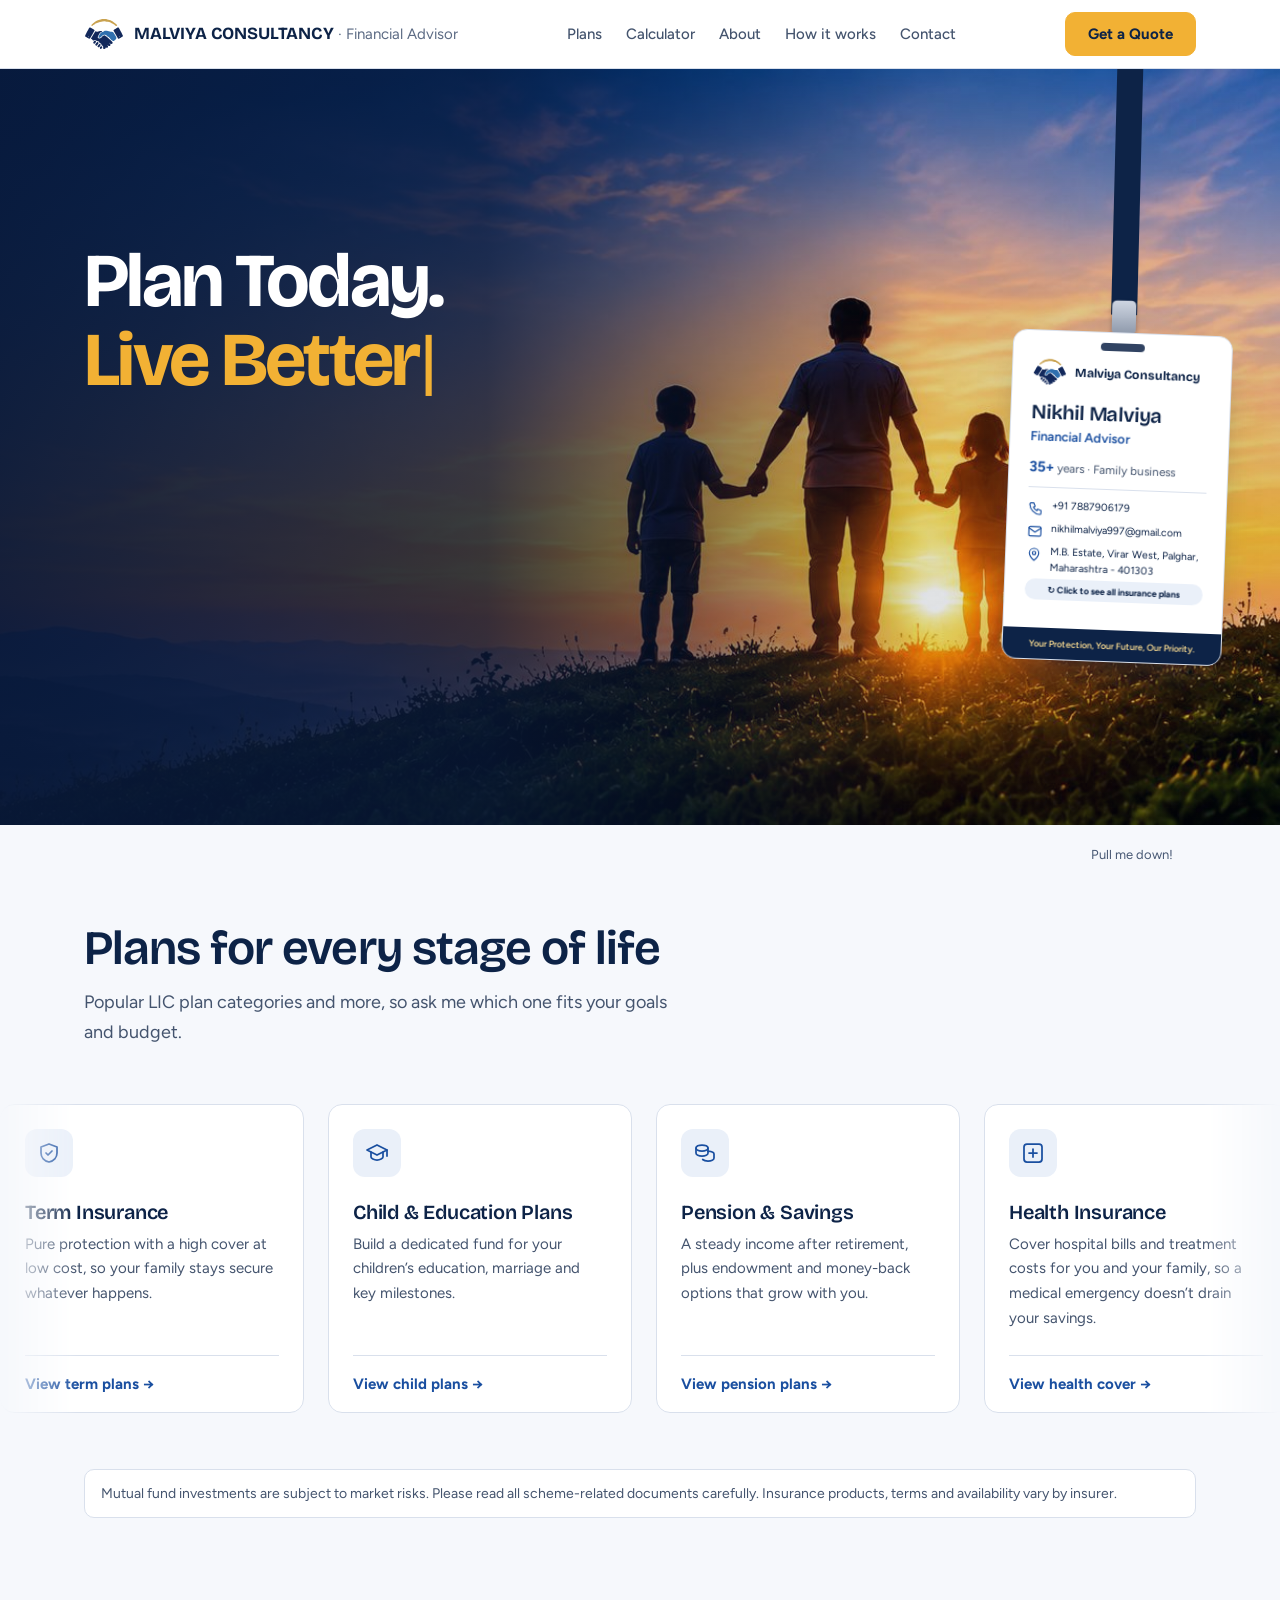
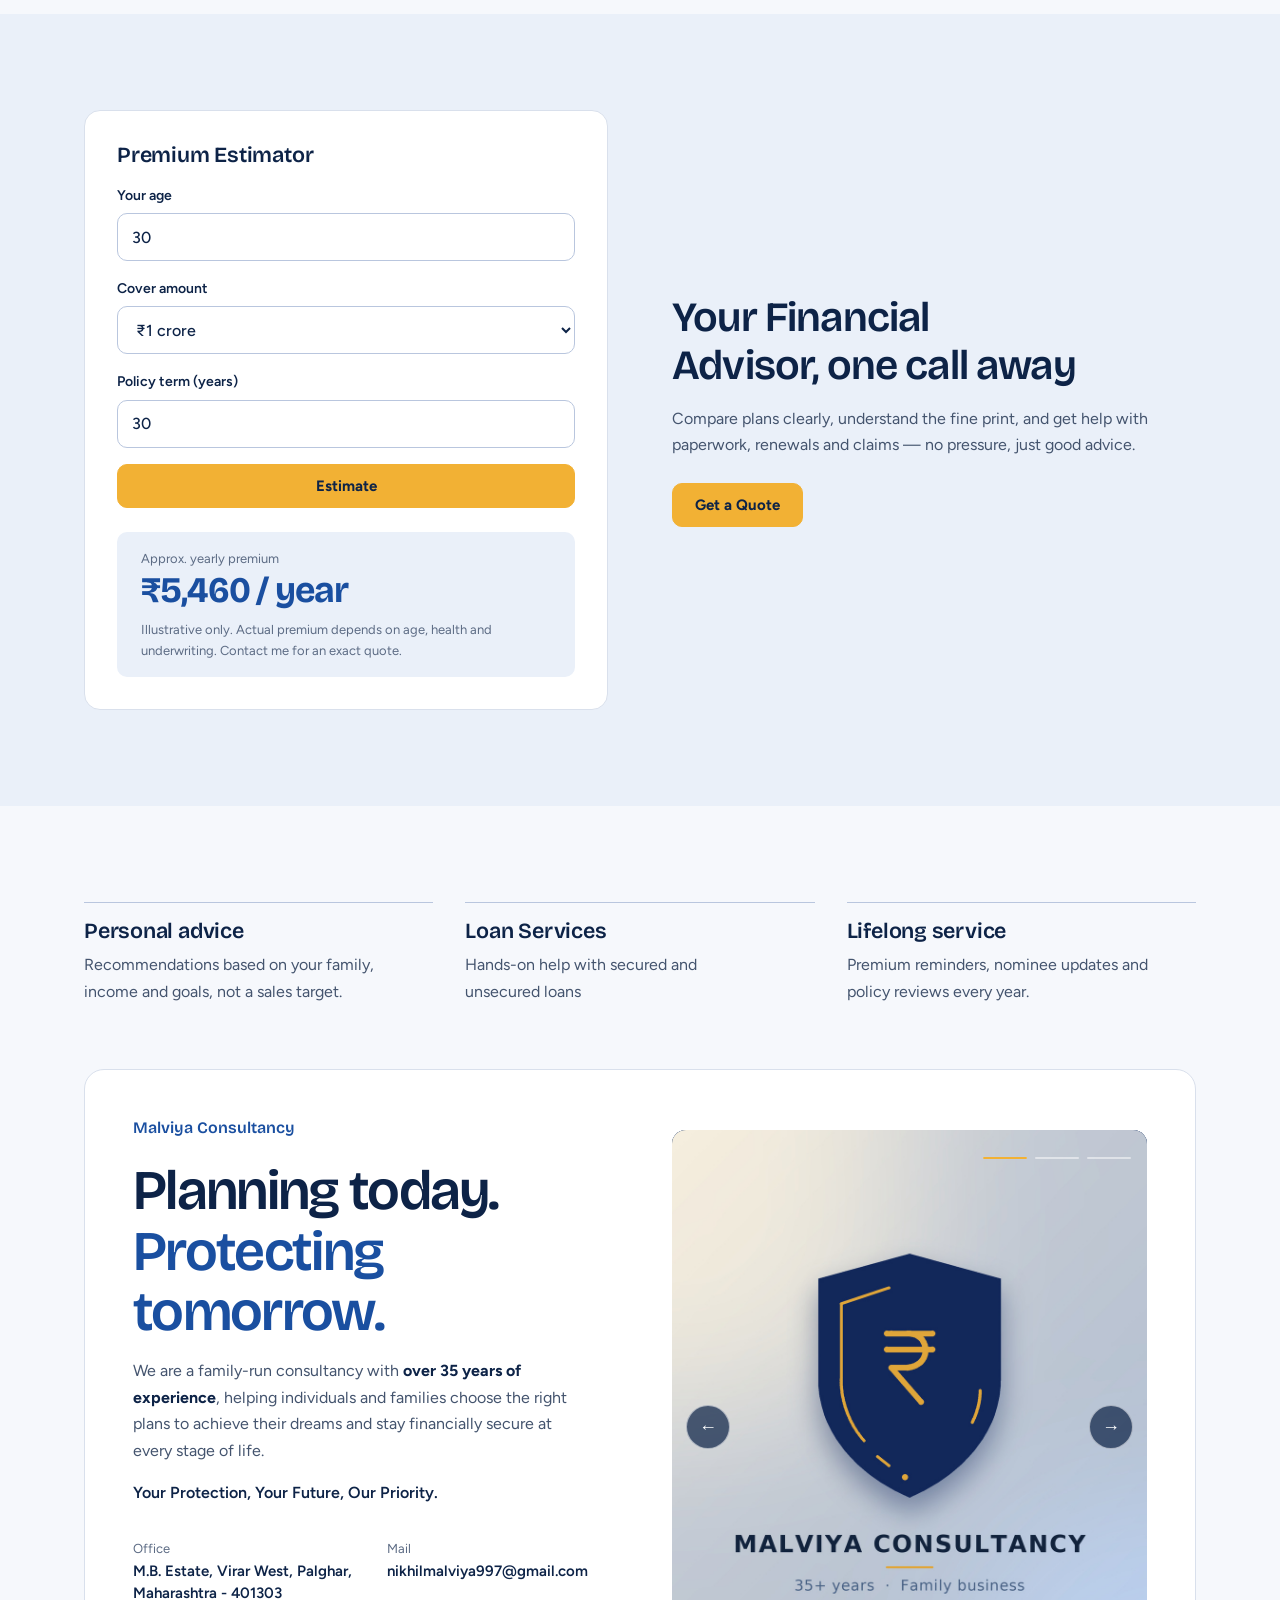
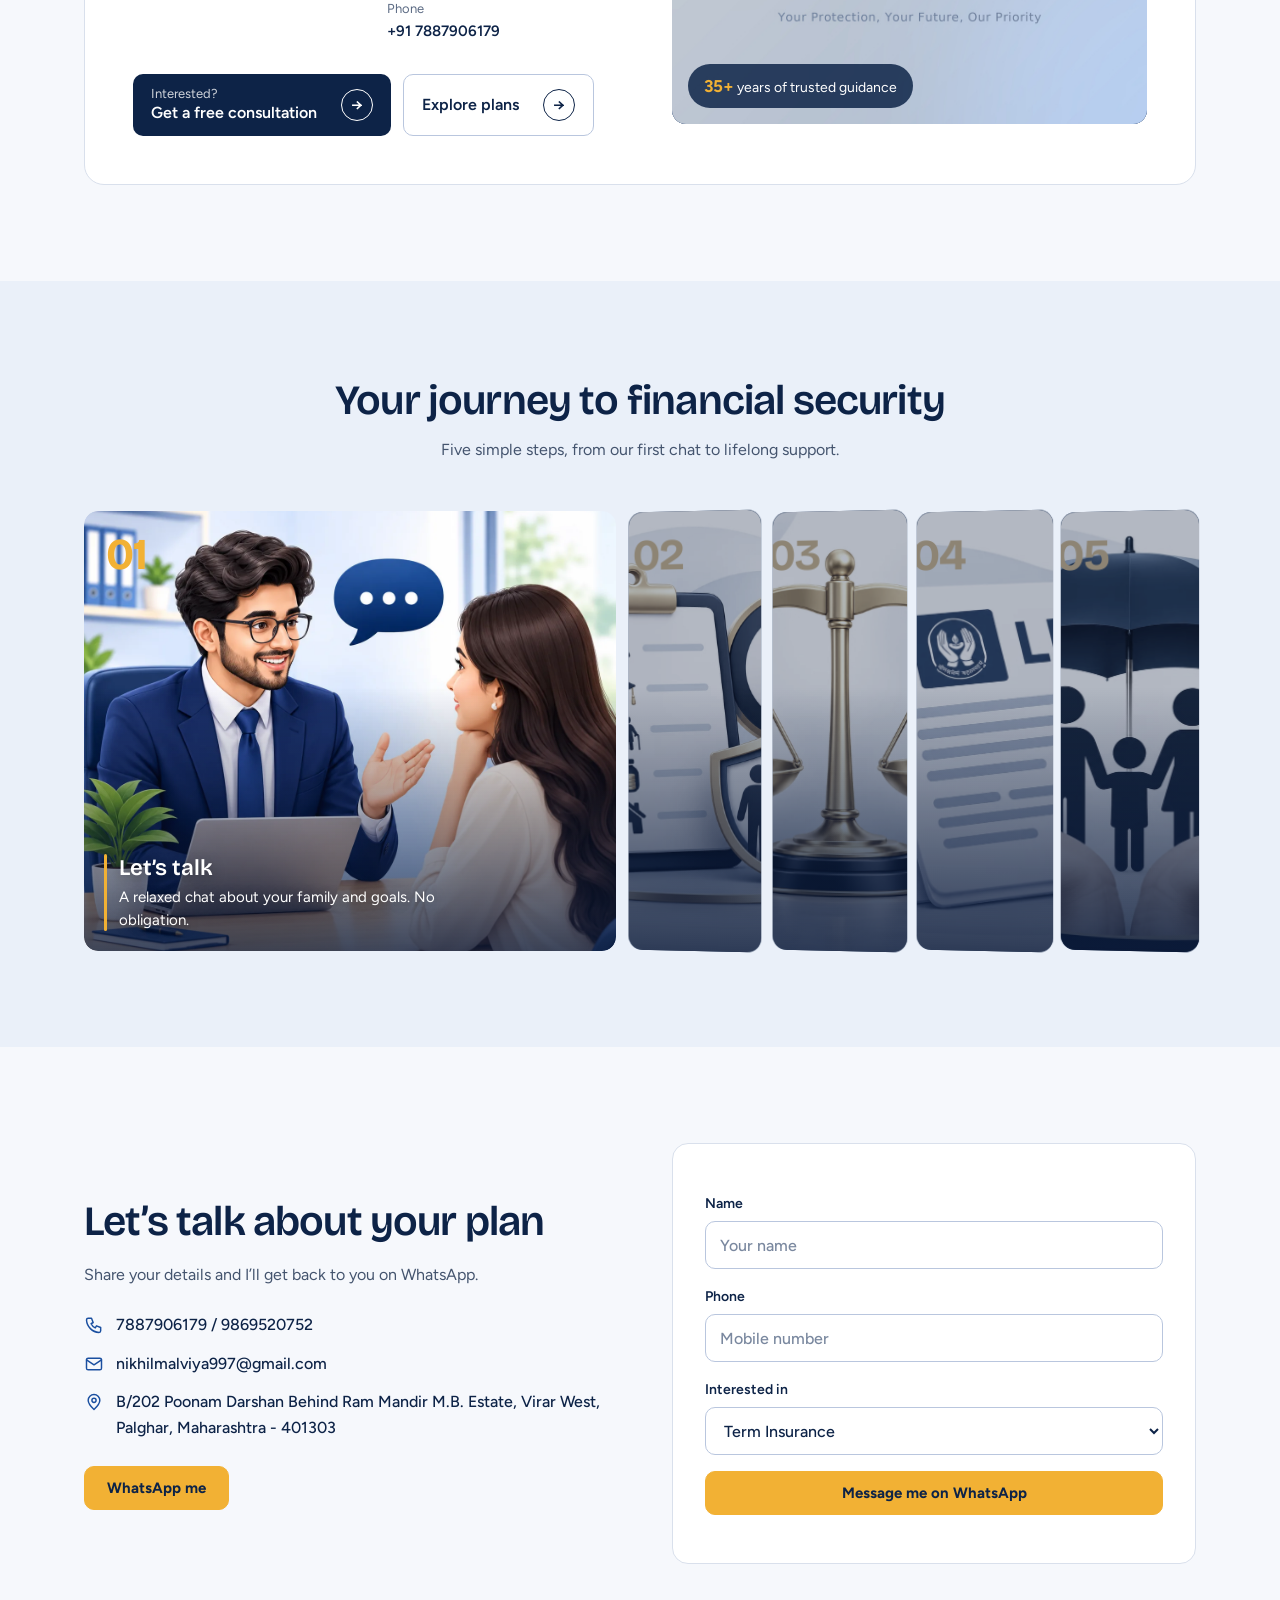
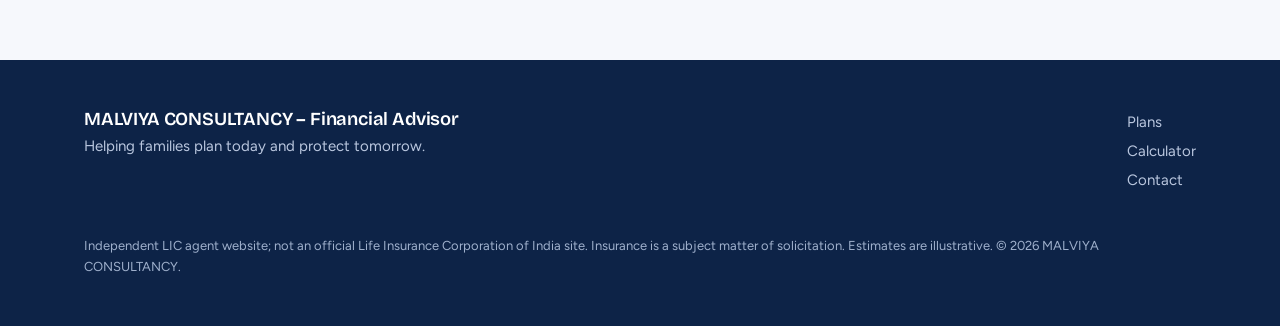
<file: index.html>
<!DOCTYPE html>
<html lang="en">

<head>
  <meta charset="utf-8">
  <meta name="viewport" content="width=device-width, initial-scale=1, viewport-fit=cover">
  <title>Malviya Consultancy – LIC Financial Advisor in Virar West</title>
  <meta name="description" content="Malviya Consultancy: 35+ years of trusted LIC guidance in Virar West. Term, child, pension, health, general and pet insurance, plus mutual funds and loan help.">
  <meta name="theme-color" content="#0d2347">
  <meta property="og:type" content="website">
  <meta property="og:title" content="Malviya Consultancy – LIC Financial Advisor">
  <meta property="og:description" content="Plan today. Live better tomorrow. Personal advice on insurance and investments from a family-run consultancy.">
  <meta property="og:image" content="images/hero.jpg">
  <link rel="icon" type="image/svg+xml" href="images/logo.svg">
  <link rel="stylesheet" href="style/style.css">
  <link rel="preconnect" href="https://fonts.googleapis.com">
  <link rel="preconnect" href="https://fonts.gstatic.com" crossorigin>
  <link href="https://fonts.googleapis.com/css2?family=Bricolage+Grotesque:opsz,wght@12..96,500;12..96,600;12..96,700&family=Figtree:wght@400;500;600;700&family=Caveat:wght@600&display=swap" rel="stylesheet">
</head>

<body>
  <svg width="0" height="0" style="position:absolute" aria-hidden="true" focusable="false">
    <defs>
      <symbol id="i-shield" viewBox="0 0 24 24"><path d="M12 3l8 3v6c0 4.5-3.3 8-8 9-4.7-1-8-4.5-8-9V6z"/><path d="M9 12l2 2 4-4"/></symbol>
      <symbol id="i-cap" viewBox="0 0 24 24"><path d="M2 9l10-5 10 5-10 5z"/><path d="M6 11v5c0 1.5 3 3 6 3s6-1.5 6-3v-5"/><path d="M22 9v6"/></symbol>
      <symbol id="i-coins" viewBox="0 0 24 24"><ellipse cx="9" cy="7" rx="6" ry="3"/><path d="M3 7v5c0 1.7 2.7 3 6 3s6-1.3 6-3V7"/><path d="M15 10.2c3.3.2 6 1.4 6 2.8v4c0 1.7-2.7 3-6 3-2.3 0-4.3-.6-5.3-1.5"/></symbol>
      <symbol id="i-cross" viewBox="0 0 24 24"><rect x="3" y="3" width="18" height="18" rx="3"/><path d="M12 8v8M8 12h8"/></symbol>
      <symbol id="i-car" viewBox="0 0 24 24"><path d="M4 16v-4l2-5h12l2 5v4"/><path d="M4 12h16"/><path d="M6 16v3M18 16v3"/><circle cx="8" cy="14.5" r=".7"/><circle cx="16" cy="14.5" r=".7"/></symbol>
      <symbol id="i-trend" viewBox="0 0 24 24"><path d="M3 17l6-6 4 4 8-8"/><path d="M15 7h6v6"/></symbol>
      <symbol id="i-calendar" viewBox="0 0 24 24"><rect x="3" y="5" width="18" height="16" rx="2"/><path d="M3 10h18M8 3v4M16 3v4"/><path d="M9 15.5l2 2 4-4"/></symbol>
      <symbol id="i-paw" viewBox="0 0 24 24"><circle cx="6" cy="10" r="1.8"/><circle cx="10" cy="6" r="1.8"/><circle cx="14" cy="6" r="1.8"/><circle cx="18" cy="10" r="1.8"/><path d="M12 12c-3 0-5 3-5 5 0 1.7 1.5 2.5 3 2.2 1-.2 1.4-.4 2-.4s1 .2 2 .4c1.5.3 3-.5 3-2.2 0-2-2-5-5-5z"/></symbol>
      <symbol id="i-users" viewBox="0 0 24 24"><circle cx="9" cy="8" r="3"/><path d="M3 20c0-3.3 2.7-6 6-6s6 2.7 6 6"/><circle cx="17" cy="9" r="2.4"/><path d="M17 14c2.5 0 4.5 2 4.5 5"/></symbol>
      <symbol id="i-home" viewBox="0 0 24 24"><path d="M3 11l9-7 9 7"/><path d="M5 10v10h14V10"/><path d="M10 20v-6h4v6"/></symbol>
      <symbol id="i-sun" viewBox="0 0 24 24"><circle cx="12" cy="13" r="4"/><path d="M12 4v2M4.6 7.6L6 9M19.4 7.6L18 9M2 13h2M20 13h2M3 20h18"/></symbol>
      <symbol id="i-user" viewBox="0 0 24 24"><circle cx="12" cy="8" r="3.5"/><path d="M5 21c0-4 3-7 7-7s7 3 7 7"/></symbol>
      <symbol id="i-repeat" viewBox="0 0 24 24"><path d="M17 3l4 4-4 4"/><path d="M3 11V9a2 2 0 0 1 2-2h16"/><path d="M7 21l-4-4 4-4"/><path d="M21 13v2a2 2 0 0 1-2 2H3"/></symbol>
      <symbol id="i-bars" viewBox="0 0 24 24"><path d="M5 20V11M11 20V4M17 20v-6M2 20h20"/></symbol>
      <symbol id="i-phone" viewBox="0 0 24 24"><path d="M5 4h4l2 5-2.5 1.5a11 11 0 0 0 5 5L15 13l5 2v4a2 2 0 0 1-2 2A16 16 0 0 1 3 6a2 2 0 0 1 2-2z"/></symbol>
      <symbol id="i-mail" viewBox="0 0 24 24"><rect x="3" y="5" width="18" height="14" rx="2"/><path d="M3 7l9 6 9-6"/></symbol>
      <symbol id="i-pin" viewBox="0 0 24 24"><path d="M12 21s-7-6.2-7-11a7 7 0 0 1 14 0c0 4.8-7 11-7 11z"/><circle cx="12" cy="10" r="2.5"/></symbol>
    </defs>
  </svg>

  <a class="skip" href="#top">Skip to content</a>
  <div class="lny" id="lny">
    <div class="lny-swing" id="lnySwing">
      <div class="lny-strap" id="lnyStrap"></div>
      <div class="lny-hang" id="lnyHang">
        <div class="lny-clip"></div>
        <div class="lny-card" id="lnyCard" aria-label="Business card of Nikhil Malviya">
          <div class="bcard">
            <i class="bc-slot"></i>
            <div class="bc-top"><img src="images/logo.svg" alt="" width="34" height="34"><span>Malviya
                Consultancy</span></div>
            <div class="bc-body">
              <h3>Nikhil Malviya</h3>
              <p class="bc-role">Financial Advisor</p>
              <p class="bc-exp"><b>35+</b> years · Family business</p>
            </div>
            <ul class="bc-list">
              <li><svg class="ic" aria-hidden="true"><use href="#i-phone"/></svg> <a href="tel:+917887906179">+91 7887906179</a></li>
              <li><svg class="ic" aria-hidden="true"><use href="#i-mail"/></svg> <a href="https://mail.google.com/mail/?view=cm&amp;fs=1&amp;to=nikhilmalviya997@gmail.com&amp;su=Enquiry%20about%20LIC%20plans" target="_blank" rel="noopener">nikhilmalviya997@gmail.com</a></li>
              <li><svg class="ic" aria-hidden="true"><use href="#i-pin"/></svg> M.B. Estate, Virar West, Palghar, Maharashtra - 401303</li>
            </ul>
            <p class="bc-flip">↻ Click to see all insurance plans</p>
            <div class="bc-foot">Your Protection, Your Future, Our Priority.</div>
          </div>
        </div>
      </div>
    </div>
    <div class="lny-hint" id="lnyHint">Pull me down!</div>
  </div>
  <header>
    <div class="wrap">
      <nav>
        <a class="logo" href="index.html">
          <img src="images/logo.svg" alt="Nikhil Malviya logo" width="40" height="40">
          <span class="logo-name"><strong>MALVIYA CONSULTANCY</strong> <span>· Financial Advisor</span></span>
        </a>
        <ul>
          <li><a href="#plans">Plans</a></li>
          <li><a href="calculator.html">Calculator</a></li>
          <li><a href="#about">About</a></li>
          <li><a href="#how">How it works</a></li>
          <li><a href="#contact">Contact</a></li>
        </ul>
        <a class="btn" href="#contact">Get a Quote</a>
      </nav>
    </div>
  </header>

  <main id="top">
    <div class="hero-bg" style="background: #0b2a6b url('images/hero.jpg') right center / cover no-repeat;">
      <div class="wrap hero-in">
        <div class="hero-text">
          <h1 aria-label="Plan Today. Live Better Tomorrow.">
            <span id="typeLine1"></span>
            <span id="typeLine2" class="hl"></span>
            <span id="typeLine3"></span>
          </h1>
          <p class="sub">With LIC, build a secure future for you and your loved ones.</p>
          <div class="hero-btns">
            <a class="btn" href="#contact">Get a Quote →</a>
            <a class="btn ghost" href="#plans">Learn More</a>
          </div>
        </div>
        <div class="quote"><span>Because They Matter…</span></div>
      </div>
    </div>

    <section class="mq-sec" id="plans">
      <div class="wrap">
        <div class="mq-head">
          <h2>Plans for every <em>stage of life</em></h2>
          <p>Popular LIC plan categories and more, so ask me which one fits your goals and budget.</p>
        </div>
      </div>

      <div class="mq" id="mq" aria-label="Insurance and investment plans">
        <div class="mq-track">

          <article class="mq-card">
            <span class="mq-ic"><svg class="ic" aria-hidden="true"><use href="#i-shield"/></svg></span>
            <h3>Term Insurance</h3>
            <p>Pure protection with a high cover at low cost, so your family stays secure whatever happens.</p>
            <a href="plans.html#term">View term plans →</a>
          </article>
          <article class="mq-card">
            <span class="mq-ic"><svg class="ic" aria-hidden="true"><use href="#i-cap"/></svg></span>
            <h3>Child &amp; Education Plans</h3>
            <p>Build a dedicated fund for your children’s education, marriage and key milestones.</p>
            <a href="plans.html#child">View child plans →</a>
          </article>
          <article class="mq-card">
            <span class="mq-ic"><svg class="ic" aria-hidden="true"><use href="#i-coins"/></svg></span>
            <h3>Pension &amp; Savings</h3>
            <p>A steady income after retirement, plus endowment and money-back options that grow with you.</p>
            <a href="plans.html#pension">View pension plans →</a>
          </article>
          <article class="mq-card">
            <span class="mq-ic"><svg class="ic" aria-hidden="true"><use href="#i-cross"/></svg></span>
            <h3>Health Insurance</h3>
            <p>Cover hospital bills and treatment costs for you and your family, so a medical emergency doesn’t drain
              your savings.</p>
            <a href="plans.html#health">View health cover →</a>
          </article>
          <article class="mq-card">
            <span class="mq-ic"><svg class="ic" aria-hidden="true"><use href="#i-car"/></svg></span>
            <h3>General Insurance</h3>
            <p>Protect your car, bike, home and travel against accidents, theft, fire and other unexpected losses.</p>
            <a href="plans.html#general">View general cover →</a>
          </article>
          <article class="mq-card">
            <span class="mq-ic"><svg class="ic" aria-hidden="true"><use href="#i-trend"/></svg></span>
            <h3>Mutual Funds</h3>
            <p>Grow your wealth over time with SIPs and lump-sum investments matched to your goals and risk comfort.</p>
            <a href="plans.html#mutual">View investments →</a>
          </article>
          <article class="mq-card">
            <span class="mq-ic"><svg class="ic" aria-hidden="true"><use href="#i-calendar"/></svg></span>
            <h3>Event Insurance</h3>
            <p>Cover weddings, functions and celebrations against cancellations, damage and other unplanned costs.</p>
            <a href="plans.html#event">View event cover →</a>
          </article>
          <article class="mq-card">
            <span class="mq-ic"><svg class="ic" aria-hidden="true"><use href="#i-paw"/></svg></span>
            <h3>Pet Insurance</h3>
            <p>Help with vet bills for accidents and illness, so your pet gets the care it needs without the worry.</p>
            <a href="plans.html#pet">View pet cover →</a>
          </article>

        </div>
      </div>
      <div class="wrap">
        <p class="note-box">Mutual fund investments are subject to market risks. Please read all scheme-related
          documents carefully. Insurance products, terms and availability vary by insurer.</p>
      </div>
    </section>
    <section id="calc" class="tint">
      <div class="wrap two">
        <div class="card est">
          <h3>Premium Estimator</h3>
          <label for="age">Your age</label><input id="age" type="number" value="30" min="18" max="65" inputmode="numeric">
          <label for="cov">Cover amount</label>
          <select id="cov">
            <option value="50">₹50 lakh</option>
            <option value="100" selected>₹1 crore</option>
            <option value="200">₹2 crore</option>
          </select>
          <label for="term">Policy term (years)</label><input id="term" type="number" value="30" min="10" max="40" inputmode="numeric">
          <button class="btn full" id="estBtn" type="button">Estimate</button>
          <div class="res" aria-live="polite"><small>Approx. yearly premium</small><strong id="out">₹7,700 / year</strong>
            <small>Illustrative only. Actual premium depends on age, health and underwriting. Contact me for
              an exact quote.</small>
          </div>
        </div>
        <div>
          <h2>Your Financial Advisor, one call away</h2>
          <p>Compare plans clearly, understand the fine print, and get help with paperwork, renewals and
            claims — no pressure, just good advice.</p>
          <div class="btns"><a class="btn" href="#contact">Get a Quote</a></div>
        </div>
      </div>
    </section>

    <section id="about">
      <div class="wrap">
        <div class="grid3">
          <div class="card">
            <h3>Personal advice</h3>
            <p>Recommendations based on your family, income and goals, not a sales target.</p>
          </div>
          <div class="card">
            <h3>Loan Services</h3>
            <p>Hands-on help with secured and unsecured loans</p>
          </div>
          <div class="card">
            <h3>Lifelong service</h3>
            <p>Premium reminders, nominee updates and policy reviews every year.</p>
          </div>
        </div>

        <div class="ab">
          <div class="ab-grid">

            <div class="ab-text">
              <div class="ab-brand">Malviya Consultancy</div>

              <h2>Planning today.<br><em>Protecting tomorrow.</em></h2>

              <p>We are a family-run consultancy with <strong>over 35 years of experience</strong>, helping individuals
                and families choose the right plans to achieve their dreams and stay financially secure at every stage
                of life.</p>
              <p class="ab-tag">Your Protection, Your Future, Our Priority.</p>

              <div class="ab-info">
                <div>
                  <span>Office</span>
                  <b>M.B. Estate, Virar West, Palghar, Maharashtra - 401303</b>
                </div>
                <div>
                  <span>Mail</span>
                  <b><a href="https://mail.google.com/mail/?view=cm&amp;fs=1&amp;to=nikhilmalviya997@gmail.com&amp;su=Enquiry%20about%20LIC%20plans" target="_blank" rel="noopener">nikhilmalviya997@gmail.com</a></b>
                  <span class="gap">Phone</span>
                  <b><a href="tel:+917887906179">+91 7887906179</a></b>
                </div>
              </div>

              <div class="ab-actions">
                <a class="ab-btn ab-btn--solid" href="#contact">
                  <span><small>Interested?</small>Get a free consultation</span>
                  <i>→</i>
                </a>
                <a class="ab-btn ab-btn--line" href="plans.html">
                  <span>Explore plans</span>
                  <i>→</i>
                </a>
              </div>
            </div>

            <div class="ab-media" id="abSlider" aria-label="Our family and team">
              <div class="ab-bars">
                <button class="ab-bar" aria-label="Show photo 1"><i></i></button>
                <button class="ab-bar" aria-label="Show photo 2"><i></i></button>
                <button class="ab-bar" aria-label="Show photo 3"><i></i></button>
              </div>

              <div class="ab-track">
                <div class="ab-slide"><img src="images/Family-1.jpg" alt="The Malviya family team" loading="lazy"></div>
                <div class="ab-slide"><img src="images/family-2.webp" alt="Meeting with a client family" loading="lazy">
                </div>
                <div class="ab-slide"><img src="images/family-3.jpg" alt="Our office in Virar West" loading="lazy"></div>
              </div>
              <button class="ab-arrow ab-prev" type="button" aria-label="Previous photo">←</button>
              <button class="ab-arrow ab-next" type="button" aria-label="Next photo">→</button>

              <div class="ab-chip"><b>35+</b> years of trusted guidance</div>
            </div>

          </div>
        </div>
      </div>
    </section>

    <section id="how" class="tint">
      <div class="wrap center">
        <h2>Your journey to financial security</h2>
        <p>Five simple steps, from our first chat to lifelong support.</p>

        <div class="accordion-gallery" id="stepsGallery" role="list" aria-label="How it works">

          <div class="ag-panel" tabindex="0" role="listitem" aria-label="Step 1: Let’s talk">
            <span class="ag-frame"><span class="ag-media">
                <img class="ag-img" src="images/step1.webp" alt="" loading="lazy" onerror="this.remove()">
                <span class="ag-art"><b>01</b></span></span><span class="ag-overlay"></span></span>
            <span class="ag-label"><span class="ag-bar"></span><span class="ag-text"><strong>Let’s talk</strong><small>A relaxed chat about your family and goals. No obligation.</small></span></span>
          </div>
          <div class="ag-panel" tabindex="0" role="listitem" aria-label="Step 2: Understand your needs">
            <span class="ag-frame"><span class="ag-media">
                <img class="ag-img" src="images/understand%20your%20needs.webp" alt="" loading="lazy" onerror="this.remove()">
                <span class="ag-art"><b>02</b></span></span><span class="ag-overlay"></span></span>
            <span class="ag-label"><span class="ag-bar"></span><span class="ag-text"><strong>Understand your needs</strong><small>I work out the right cover and the right plan for you.</small></span></span>
          </div>
          <div class="ag-panel" tabindex="0" role="listitem" aria-label="Step 3: Compare your options">
            <span class="ag-frame"><span class="ag-media">
                <img class="ag-img" src="images/compare%20your%20options.webp" alt="" loading="lazy" onerror="this.remove()">
                <span class="ag-art"><b>03</b></span></span><span class="ag-overlay"></span></span>
            <span class="ag-label"><span class="ag-bar"></span><span class="ag-text"><strong>Compare your options</strong><small>Suitable LIC plans, side by side and easy to understand.</small></span></span>
          </div>
          <div class="ag-panel" tabindex="0" role="listitem" aria-label="Step 4: We handle the paperwork">
            <span class="ag-frame"><span class="ag-media">
                <img class="ag-img" src="images/paperwork.webp" alt="" loading="lazy" onerror="this.remove()">
                <span class="ag-art"><b>04</b></span></span><span class="ag-overlay"></span></span>
            <span class="ag-label"><span class="ag-bar"></span><span class="ag-text"><strong>We handle the paperwork</strong><small>Forms, KYC and documents, all done for you.</small></span></span>
          </div>
          <div class="ag-panel" tabindex="0" role="listitem" aria-label="Step 5: I’m with you for life">
            <span class="ag-frame"><span class="ag-media">
                <img class="ag-img" src="images/i%20am%20with%20you.webp" alt="" loading="lazy" onerror="this.remove()">
                <span class="ag-art"><b>05</b></span></span><span class="ag-overlay"></span></span>
            <span class="ag-label"><span class="ag-bar"></span><span class="ag-text"><strong>I’m with you for life</strong><small>Reminders, nominee updates and claim help, always.</small></span></span>
          </div>

        </div>
      </div>
    </section>
    <section class="dcard-sec" id="digital-card">
      <div class="wrap">
        <h2 class="center">Our digital card</h2>
        <div class="dcard">
          <div class="bcard">
            <div class="bc-top"><img src="images/logo.svg" alt="" width="34" height="34"><span>Malviya
                Consultancy</span></div>
            <div class="bc-body">
              <h3>Nikhil Malviya</h3>
              <p class="bc-role">Financial Advisor</p>
              <p class="bc-exp"><b>35+</b> years · Family business</p>
            </div>
            <ul class="bc-list">
              <li><svg class="ic" aria-hidden="true"><use href="#i-phone"/></svg> <a href="tel:+917887906179">+91 7887906179</a></li>
              <li><svg class="ic" aria-hidden="true"><use href="#i-mail"/></svg> <a href="https://mail.google.com/mail/?view=cm&amp;fs=1&amp;to=nikhilmalviya997@gmail.com&amp;su=Enquiry%20about%20LIC%20plans" target="_blank" rel="noopener">nikhilmalviya997@gmail.com</a></li>
              <li><svg class="ic" aria-hidden="true"><use href="#i-pin"/></svg> M.B. Estate, Virar West, Palghar, Maharashtra - 401303</li>
            </ul>
            <p class="bc-flip">↻ Click to see all insurance plans</p>
            <div class="bc-foot">Your Protection, Your Future, Our Priority.</div>
          </div>

          <div class="dcard-actions">
            <button class="btn" id="saveContact" type="button">Save contact</button>
            <a class="btn o" href="tel:+917887906179">Call</a>
            <a class="btn o" id="dcWhats" href="#">WhatsApp</a>
          </div>
        </div>
      </div>
    </section>
    <section id="contact">
      <div class="wrap two">
        <div>
          <h2>Let’s talk about your plan</h2>
          <p>Share your details and I’ll get back to you on WhatsApp.</p>
          <ul class="contact-list">
            <li><svg class="ic" aria-hidden="true"><use href="#i-phone"/></svg> <span><a href="tel:+917887906179">7887906179</a> / <a href="tel:+919869520752">9869520752</a></span></li>
            <li><svg class="ic" aria-hidden="true"><use href="#i-mail"/></svg> <span><a href="https://mail.google.com/mail/?view=cm&amp;fs=1&amp;to=nikhilmalviya997@gmail.com&amp;su=Enquiry%20about%20LIC%20plans" target="_blank" rel="noopener">nikhilmalviya997@gmail.com</a></span></li>
            <li><svg class="ic" aria-hidden="true"><use href="#i-pin"/></svg> <span>B/202 Poonam Darshan Behind Ram Mandir
            M.B. Estate, Virar West, Palghar, Maharashtra - 401303</span></li>
          </ul>
          <a class="btn" href="https://wa.me/917887906179">WhatsApp me</a>
        </div>
        <div class="card">
          <label for="n">Name</label><input id="n" placeholder="Your name" autocomplete="name">
          <label for="p">Phone</label><input id="p" type="tel" inputmode="numeric" placeholder="Mobile number" autocomplete="tel">
          <label for="i">Interested in</label>
          <select id="i">
            <option>Term Insurance</option>
            <option>Child Plans</option>
            <option>Pension Plans</option>
            <option>Health Insurance</option>
            <option>Endowment &amp; Savings</option>
            <option>Mutual Funds</option>
            <option>General Insurance</option>
            <option>Event Insurance</option>
            <option>Pet Insurance</option>
          </select>
          <button class="btn full" id="sendBtn" type="button">Message me on WhatsApp</button>
          <div id="msg" class="note" role="status" aria-live="polite"></div>
        </div>
      </div>
    </section>
  </main>

  <footer>
    <div class="wrap">
      <div><b>MALVIYA CONSULTANCY – Financial Advisor</b><br>Helping families plan today and protect tomorrow.</div>
      <div><a href="#plans">Plans</a><a href="calculator.html">Calculator</a><a href="#contact">Contact</a></div>
      <div class="note full">Independent LIC agent website; not an official Life Insurance Corporation of India
        site. Insurance is a subject matter of solicitation. Estimates are illustrative. © 2026 MALVIYA CONSULTANCY.
      </div>
    </div>
  </footer>

  <script src="https://cdnjs.cloudflare.com/ajax/libs/gsap/3.12.5/gsap.min.js" defer></script>
  <script src="script.js" defer></script>
  <script src="transition.js" defer></script>
</body>

</html>
</file>
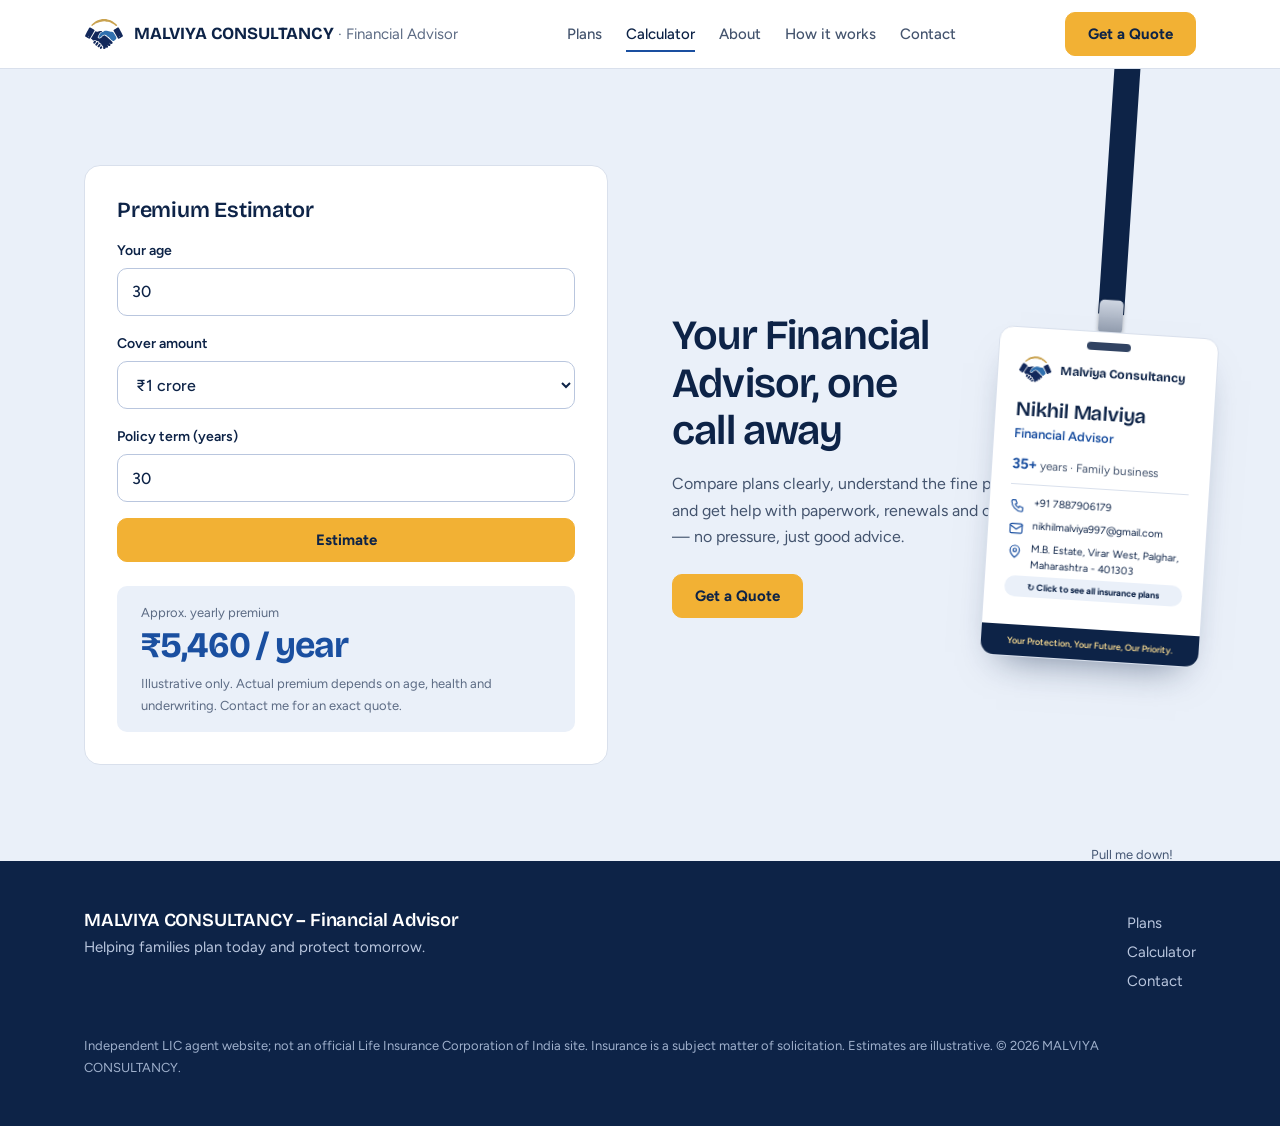
<file: calculator.html>
<!DOCTYPE html>
<html lang="en">

<head>
  <meta charset="utf-8">
  <meta name="viewport" content="width=device-width, initial-scale=1, viewport-fit=cover">
  <title>Premium Calculator – Malviya Consultancy</title>
  <meta name="description" content="Estimate your yearly term insurance premium. Illustrative only; contact Malviya Consultancy for an exact quote.">
  <meta name="theme-color" content="#0d2347">
  <link rel="icon" type="image/svg+xml" href="images/logo.svg">
  <link rel="stylesheet" href="style/style.css">
  <link rel="preconnect" href="https://fonts.googleapis.com">
  <link rel="preconnect" href="https://fonts.gstatic.com" crossorigin>
  <link href="https://fonts.googleapis.com/css2?family=Bricolage+Grotesque:opsz,wght@12..96,500;12..96,600;12..96,700&family=Figtree:wght@400;500;600;700&family=Caveat:wght@600&display=swap" rel="stylesheet">
</head>

<body class="page-calc">
  <svg width="0" height="0" style="position:absolute" aria-hidden="true" focusable="false">
    <defs>
      <symbol id="i-shield" viewBox="0 0 24 24"><path d="M12 3l8 3v6c0 4.5-3.3 8-8 9-4.7-1-8-4.5-8-9V6z"/><path d="M9 12l2 2 4-4"/></symbol>
      <symbol id="i-cap" viewBox="0 0 24 24"><path d="M2 9l10-5 10 5-10 5z"/><path d="M6 11v5c0 1.5 3 3 6 3s6-1.5 6-3v-5"/><path d="M22 9v6"/></symbol>
      <symbol id="i-coins" viewBox="0 0 24 24"><ellipse cx="9" cy="7" rx="6" ry="3"/><path d="M3 7v5c0 1.7 2.7 3 6 3s6-1.3 6-3V7"/><path d="M15 10.2c3.3.2 6 1.4 6 2.8v4c0 1.7-2.7 3-6 3-2.3 0-4.3-.6-5.3-1.5"/></symbol>
      <symbol id="i-cross" viewBox="0 0 24 24"><rect x="3" y="3" width="18" height="18" rx="3"/><path d="M12 8v8M8 12h8"/></symbol>
      <symbol id="i-car" viewBox="0 0 24 24"><path d="M4 16v-4l2-5h12l2 5v4"/><path d="M4 12h16"/><path d="M6 16v3M18 16v3"/><circle cx="8" cy="14.5" r=".7"/><circle cx="16" cy="14.5" r=".7"/></symbol>
      <symbol id="i-trend" viewBox="0 0 24 24"><path d="M3 17l6-6 4 4 8-8"/><path d="M15 7h6v6"/></symbol>
      <symbol id="i-calendar" viewBox="0 0 24 24"><rect x="3" y="5" width="18" height="16" rx="2"/><path d="M3 10h18M8 3v4M16 3v4"/><path d="M9 15.5l2 2 4-4"/></symbol>
      <symbol id="i-paw" viewBox="0 0 24 24"><circle cx="6" cy="10" r="1.8"/><circle cx="10" cy="6" r="1.8"/><circle cx="14" cy="6" r="1.8"/><circle cx="18" cy="10" r="1.8"/><path d="M12 12c-3 0-5 3-5 5 0 1.7 1.5 2.5 3 2.2 1-.2 1.4-.4 2-.4s1 .2 2 .4c1.5.3 3-.5 3-2.2 0-2-2-5-5-5z"/></symbol>
      <symbol id="i-users" viewBox="0 0 24 24"><circle cx="9" cy="8" r="3"/><path d="M3 20c0-3.3 2.7-6 6-6s6 2.7 6 6"/><circle cx="17" cy="9" r="2.4"/><path d="M17 14c2.5 0 4.5 2 4.5 5"/></symbol>
      <symbol id="i-home" viewBox="0 0 24 24"><path d="M3 11l9-7 9 7"/><path d="M5 10v10h14V10"/><path d="M10 20v-6h4v6"/></symbol>
      <symbol id="i-sun" viewBox="0 0 24 24"><circle cx="12" cy="13" r="4"/><path d="M12 4v2M4.6 7.6L6 9M19.4 7.6L18 9M2 13h2M20 13h2M3 20h18"/></symbol>
      <symbol id="i-user" viewBox="0 0 24 24"><circle cx="12" cy="8" r="3.5"/><path d="M5 21c0-4 3-7 7-7s7 3 7 7"/></symbol>
      <symbol id="i-repeat" viewBox="0 0 24 24"><path d="M17 3l4 4-4 4"/><path d="M3 11V9a2 2 0 0 1 2-2h16"/><path d="M7 21l-4-4 4-4"/><path d="M21 13v2a2 2 0 0 1-2 2H3"/></symbol>
      <symbol id="i-bars" viewBox="0 0 24 24"><path d="M5 20V11M11 20V4M17 20v-6M2 20h20"/></symbol>
      <symbol id="i-phone" viewBox="0 0 24 24"><path d="M5 4h4l2 5-2.5 1.5a11 11 0 0 0 5 5L15 13l5 2v4a2 2 0 0 1-2 2A16 16 0 0 1 3 6a2 2 0 0 1 2-2z"/></symbol>
      <symbol id="i-mail" viewBox="0 0 24 24"><rect x="3" y="5" width="18" height="14" rx="2"/><path d="M3 7l9 6 9-6"/></symbol>
      <symbol id="i-pin" viewBox="0 0 24 24"><path d="M12 21s-7-6.2-7-11a7 7 0 0 1 14 0c0 4.8-7 11-7 11z"/><circle cx="12" cy="10" r="2.5"/></symbol>
    </defs>
  </svg>

  <a class="skip" href="#top">Skip to content</a>
  <div class="lny" id="lny">
    <div class="lny-swing" id="lnySwing">
      <div class="lny-strap" id="lnyStrap"></div>
      <div class="lny-hang" id="lnyHang">
        <div class="lny-clip"></div>
        <div class="lny-card" id="lnyCard" aria-label="Business card of Nikhil Malviya">
          <div class="bcard">
            <i class="bc-slot"></i>
            <div class="bc-top"><img src="images/logo.svg" alt="" width="34" height="34"><span>Malviya
                Consultancy</span></div>
            <div class="bc-body">
              <h3>Nikhil Malviya</h3>
              <p class="bc-role">Financial Advisor</p>
              <p class="bc-exp"><b>35+</b> years · Family business</p>
            </div>
            <ul class="bc-list">
              <li><svg class="ic" aria-hidden="true"><use href="#i-phone"/></svg> <a href="tel:+917887906179">+91 7887906179</a></li>
              <li><svg class="ic" aria-hidden="true"><use href="#i-mail"/></svg> <a href="https://mail.google.com/mail/?view=cm&amp;fs=1&amp;to=nikhilmalviya997@gmail.com&amp;su=Enquiry%20about%20LIC%20plans" target="_blank" rel="noopener">nikhilmalviya997@gmail.com</a></li>
              <li><svg class="ic" aria-hidden="true"><use href="#i-pin"/></svg> M.B. Estate, Virar West, Palghar, Maharashtra - 401303</li>
            </ul>
            <p class="bc-flip">↻ Click to see all insurance plans</p>
            <div class="bc-foot">Your Protection, Your Future, Our Priority.</div>
          </div>
        </div>
      </div>
    </div>
    <div class="lny-hint" id="lnyHint">Pull me down!</div>
  </div>
  <header>
    <div class="wrap">
      <nav>
        <a class="logo" href="index.html">
          <img src="images/logo.svg" alt="Nikhil Malviya logo" width="40" height="40">
          <span class="logo-name"><strong>MALVIYA CONSULTANCY</strong> <span>· Financial Advisor</span></span>
        </a>
        <ul>
          <li><a href="index.html#plans">Plans</a></li>
          <li><a href="calculator.html" aria-current="page">Calculator</a></li>
          <li><a href="index.html#about">About</a></li>
          <li><a href="index.html#how">How it works</a></li>
          <li><a href="index.html#contact">Contact</a></li>
        </ul>
        <a class="btn" href="index.html#contact">Get a Quote</a>
      </nav>
    </div>
  </header>

  <main id="top">
    <section id="calc" class="tint">
      <div class="wrap two">
        <div class="card est">
          <h3>Premium Estimator</h3>
          <label for="age">Your age</label><input id="age" type="number" value="30" min="18" max="65" inputmode="numeric">
          <label for="cov">Cover amount</label>
          <select id="cov">
            <option value="50">₹50 lakh</option>
            <option value="100" selected>₹1 crore</option>
            <option value="200">₹2 crore</option>
          </select>
          <label for="term">Policy term (years)</label><input id="term" type="number" value="30" min="10" max="40" inputmode="numeric">
          <button class="btn full" id="estBtn" type="button">Estimate</button>
          <div class="res" aria-live="polite"><small>Approx. yearly premium</small><strong id="out">₹7,700 / year</strong>
            <small>Illustrative only. Actual premium depends on age, health and underwriting. Contact me for
              an exact quote.</small>
          </div>
        </div>
        <div>
          <h2>Your Financial Advisor, one call away</h2>
          <p>Compare plans clearly, understand the fine print, and get help with paperwork, renewals and
            claims — no pressure, just good advice.</p>
          <div class="btns"><a class="btn" href="index.html#contact">Get a Quote</a></div>
        </div>
      </div>
    </section>
    <section class="dcard-sec" id="digital-card">
      <div class="wrap">
        <h2 class="center">Our digital card</h2>
        <div class="dcard">
          <div class="bcard">
            <div class="bc-top"><img src="images/logo.svg" alt="" width="34" height="34"><span>Malviya
                Consultancy</span></div>
            <div class="bc-body">
              <h3>Nikhil Malviya</h3>
              <p class="bc-role">Financial Advisor</p>
              <p class="bc-exp"><b>35+</b> years · Family business</p>
            </div>
            <ul class="bc-list">
              <li><svg class="ic" aria-hidden="true"><use href="#i-phone"/></svg> <a href="tel:+917887906179">+91 7887906179</a></li>
              <li><svg class="ic" aria-hidden="true"><use href="#i-mail"/></svg> <a href="https://mail.google.com/mail/?view=cm&amp;fs=1&amp;to=nikhilmalviya997@gmail.com&amp;su=Enquiry%20about%20LIC%20plans" target="_blank" rel="noopener">nikhilmalviya997@gmail.com</a></li>
              <li><svg class="ic" aria-hidden="true"><use href="#i-pin"/></svg> M.B. Estate, Virar West, Palghar, Maharashtra - 401303</li>
            </ul>
            <p class="bc-flip">↻ Click to see all insurance plans</p>
            <div class="bc-foot">Your Protection, Your Future, Our Priority.</div>
          </div>

          <div class="dcard-actions">
            <button class="btn" id="saveContact" type="button">Save contact</button>
            <a class="btn o" href="tel:+917887906179">Call</a>
            <a class="btn o" id="dcWhats" href="#">WhatsApp</a>
          </div>
        </div>
      </div>
    </section>
  </main>

  <footer>
    <div class="wrap">
      <div><b>MALVIYA CONSULTANCY – Financial Advisor</b><br>Helping families plan today and protect tomorrow.</div>
      <div><a href="index.html#plans">Plans</a><a href="calculator.html">Calculator</a><a href="index.html#contact">Contact</a></div>
      <div class="note full">Independent LIC agent website; not an official Life Insurance Corporation of India
        site. Insurance is a subject matter of solicitation. Estimates are illustrative. © 2026 MALVIYA CONSULTANCY.
      </div>
    </div>
  </footer>

  <script src="script.js" defer></script>
  <script src="transition.js" defer></script>
</body>

</html>
</file>
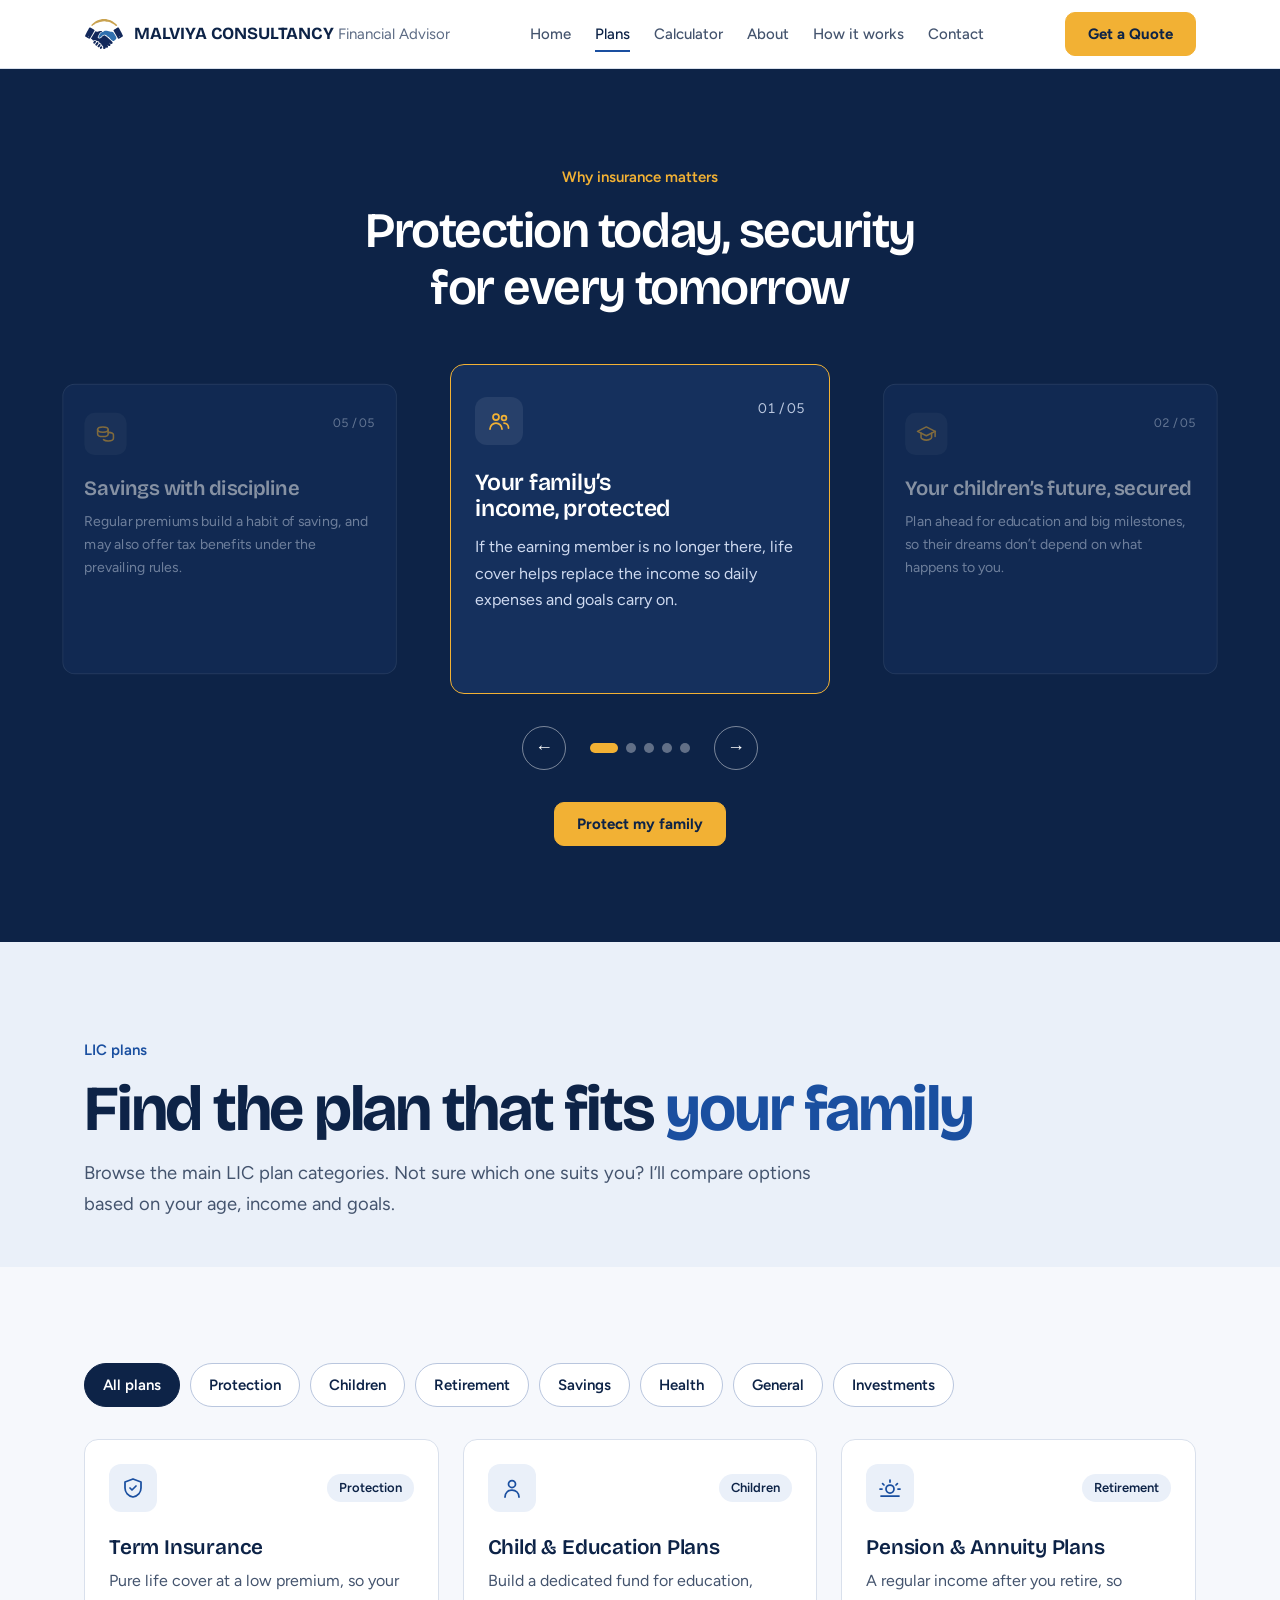
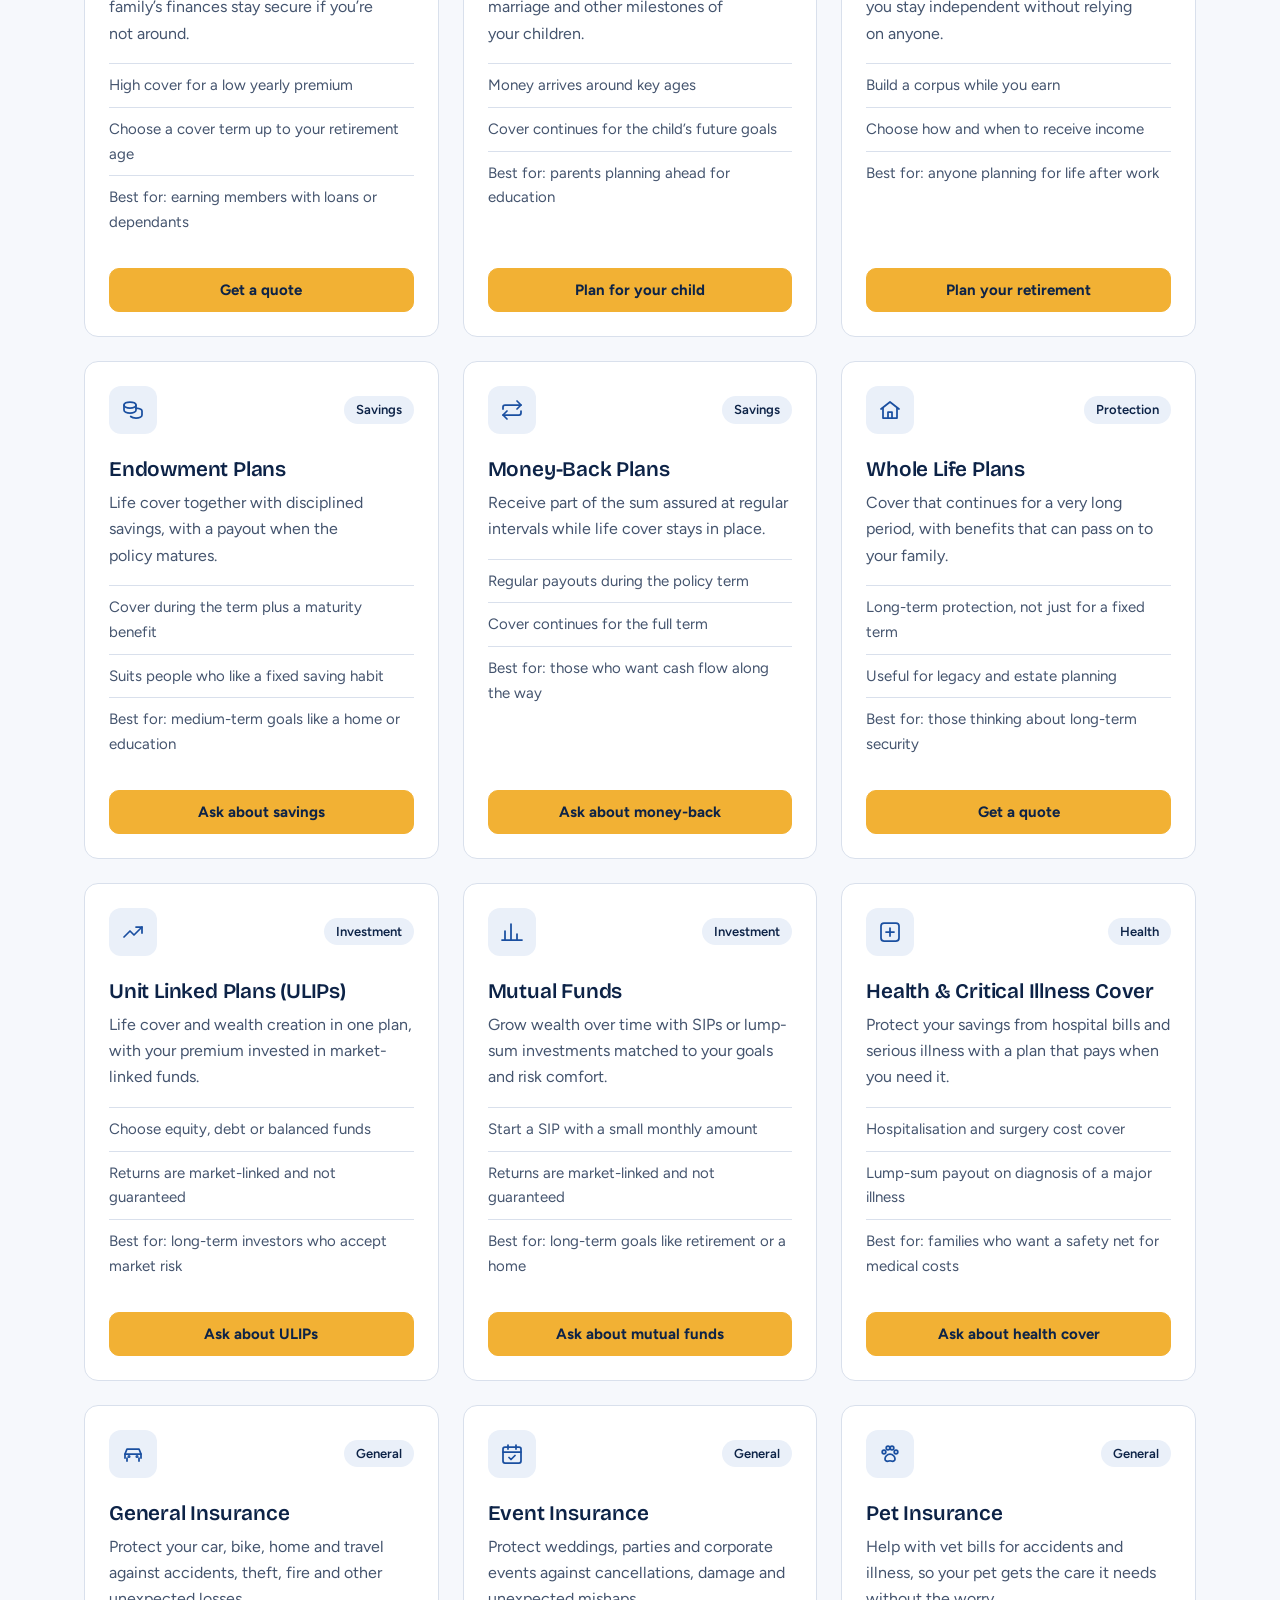
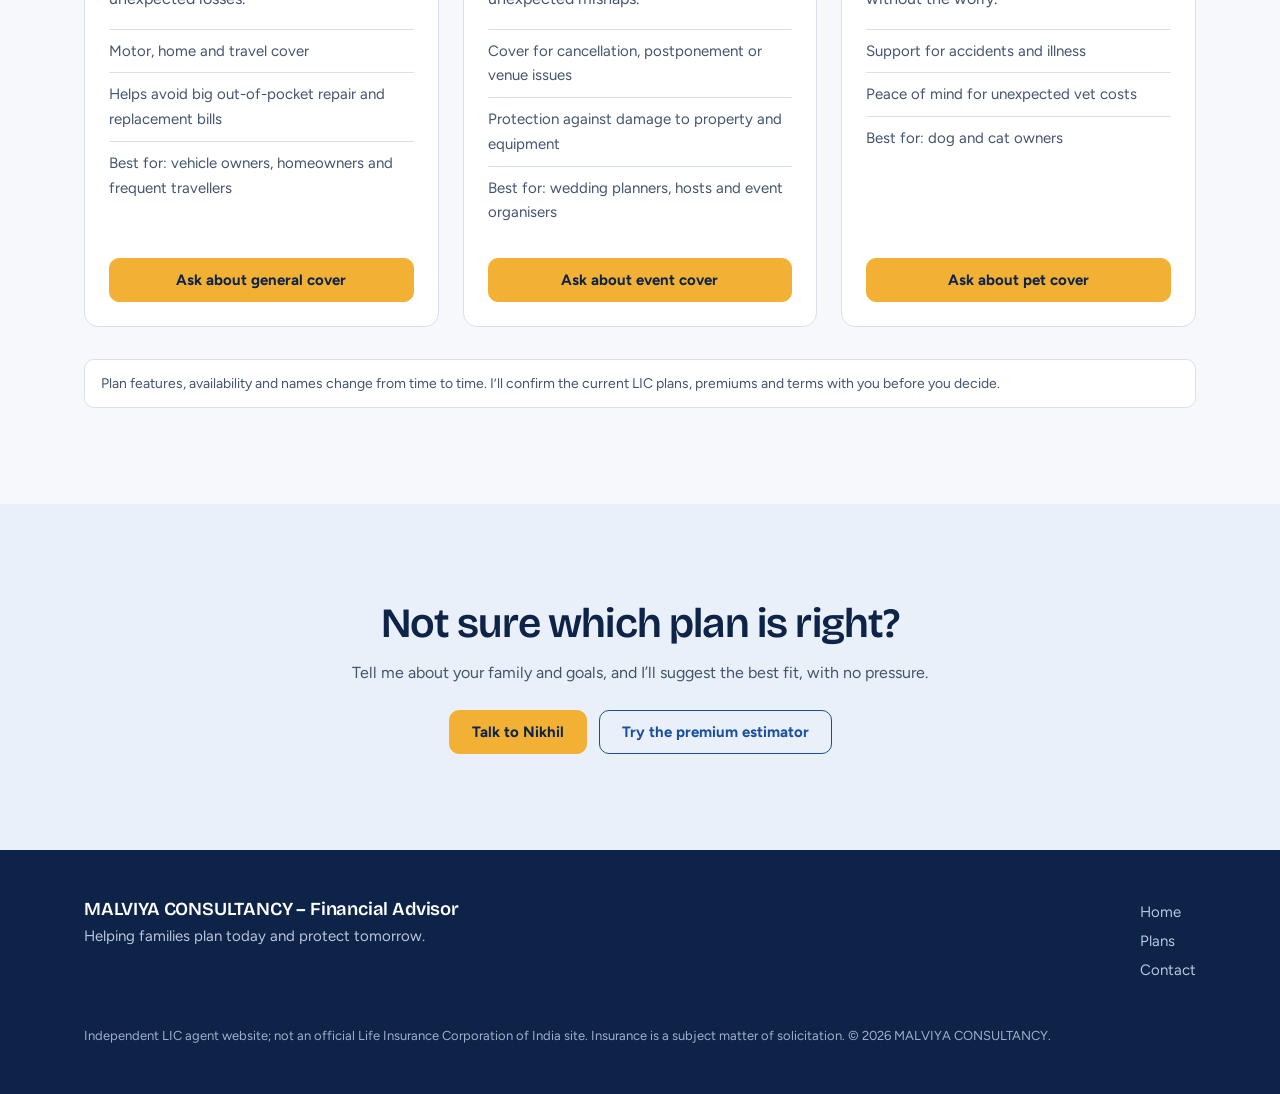
<file: plans.html>
<!DOCTYPE html>
<html lang="en">

<head>
  <meta charset="utf-8">
  <meta name="viewport" content="width=device-width, initial-scale=1, viewport-fit=cover">
  <title>LIC Plans – Malviya Consultancy</title>
  <meta name="description" content="Browse LIC plan categories: term, child, pension, endowment, money-back, whole life, ULIPs, health, general, event and pet insurance, and mutual funds.">
  <meta name="theme-color" content="#0d2347">
  <link rel="icon" type="image/svg+xml" href="images/logo.svg">
  <link rel="stylesheet" href="style/style.css">
  <link rel="preconnect" href="https://fonts.googleapis.com">
  <link rel="preconnect" href="https://fonts.gstatic.com" crossorigin>
  <link href="https://fonts.googleapis.com/css2?family=Bricolage+Grotesque:opsz,wght@12..96,500;12..96,600;12..96,700&family=Figtree:wght@400;500;600;700&family=Caveat:wght@600&display=swap" rel="stylesheet">
</head>

<body class="page-plans">
  <svg width="0" height="0" style="position:absolute" aria-hidden="true" focusable="false">
    <defs>
      <symbol id="i-shield" viewBox="0 0 24 24"><path d="M12 3l8 3v6c0 4.5-3.3 8-8 9-4.7-1-8-4.5-8-9V6z"/><path d="M9 12l2 2 4-4"/></symbol>
      <symbol id="i-cap" viewBox="0 0 24 24"><path d="M2 9l10-5 10 5-10 5z"/><path d="M6 11v5c0 1.5 3 3 6 3s6-1.5 6-3v-5"/><path d="M22 9v6"/></symbol>
      <symbol id="i-coins" viewBox="0 0 24 24"><ellipse cx="9" cy="7" rx="6" ry="3"/><path d="M3 7v5c0 1.7 2.7 3 6 3s6-1.3 6-3V7"/><path d="M15 10.2c3.3.2 6 1.4 6 2.8v4c0 1.7-2.7 3-6 3-2.3 0-4.3-.6-5.3-1.5"/></symbol>
      <symbol id="i-cross" viewBox="0 0 24 24"><rect x="3" y="3" width="18" height="18" rx="3"/><path d="M12 8v8M8 12h8"/></symbol>
      <symbol id="i-car" viewBox="0 0 24 24"><path d="M4 16v-4l2-5h12l2 5v4"/><path d="M4 12h16"/><path d="M6 16v3M18 16v3"/><circle cx="8" cy="14.5" r=".7"/><circle cx="16" cy="14.5" r=".7"/></symbol>
      <symbol id="i-trend" viewBox="0 0 24 24"><path d="M3 17l6-6 4 4 8-8"/><path d="M15 7h6v6"/></symbol>
      <symbol id="i-calendar" viewBox="0 0 24 24"><rect x="3" y="5" width="18" height="16" rx="2"/><path d="M3 10h18M8 3v4M16 3v4"/><path d="M9 15.5l2 2 4-4"/></symbol>
      <symbol id="i-paw" viewBox="0 0 24 24"><circle cx="6" cy="10" r="1.8"/><circle cx="10" cy="6" r="1.8"/><circle cx="14" cy="6" r="1.8"/><circle cx="18" cy="10" r="1.8"/><path d="M12 12c-3 0-5 3-5 5 0 1.7 1.5 2.5 3 2.2 1-.2 1.4-.4 2-.4s1 .2 2 .4c1.5.3 3-.5 3-2.2 0-2-2-5-5-5z"/></symbol>
      <symbol id="i-users" viewBox="0 0 24 24"><circle cx="9" cy="8" r="3"/><path d="M3 20c0-3.3 2.7-6 6-6s6 2.7 6 6"/><circle cx="17" cy="9" r="2.4"/><path d="M17 14c2.5 0 4.5 2 4.5 5"/></symbol>
      <symbol id="i-home" viewBox="0 0 24 24"><path d="M3 11l9-7 9 7"/><path d="M5 10v10h14V10"/><path d="M10 20v-6h4v6"/></symbol>
      <symbol id="i-sun" viewBox="0 0 24 24"><circle cx="12" cy="13" r="4"/><path d="M12 4v2M4.6 7.6L6 9M19.4 7.6L18 9M2 13h2M20 13h2M3 20h18"/></symbol>
      <symbol id="i-user" viewBox="0 0 24 24"><circle cx="12" cy="8" r="3.5"/><path d="M5 21c0-4 3-7 7-7s7 3 7 7"/></symbol>
      <symbol id="i-repeat" viewBox="0 0 24 24"><path d="M17 3l4 4-4 4"/><path d="M3 11V9a2 2 0 0 1 2-2h16"/><path d="M7 21l-4-4 4-4"/><path d="M21 13v2a2 2 0 0 1-2 2H3"/></symbol>
      <symbol id="i-bars" viewBox="0 0 24 24"><path d="M5 20V11M11 20V4M17 20v-6M2 20h20"/></symbol>
      <symbol id="i-phone" viewBox="0 0 24 24"><path d="M5 4h4l2 5-2.5 1.5a11 11 0 0 0 5 5L15 13l5 2v4a2 2 0 0 1-2 2A16 16 0 0 1 3 6a2 2 0 0 1 2-2z"/></symbol>
      <symbol id="i-mail" viewBox="0 0 24 24"><rect x="3" y="5" width="18" height="14" rx="2"/><path d="M3 7l9 6 9-6"/></symbol>
      <symbol id="i-pin" viewBox="0 0 24 24"><path d="M12 21s-7-6.2-7-11a7 7 0 0 1 14 0c0 4.8-7 11-7 11z"/><circle cx="12" cy="10" r="2.5"/></symbol>
    </defs>
  </svg>

  <a class="skip" href="#top">Skip to content</a>
  <header>
    <div class="wrap">
      <nav>
        <a class="logo" href="index.html">
          <img src="images/logo.svg" alt="Nikhil Malviya logo" width="40" height="40">
          <span class="logo-name"><strong>MALVIYA CONSULTANCY</strong> <span>Financial Advisor</span></span>
        </a>
        <ul>
          <li><a href="index.html">Home</a></li>
          <li><a href="plans.html" aria-current="page">Plans</a></li>
          <li><a href="calculator.html">Calculator</a></li>
          <li><a href="index.html#about">About</a></li>
          <li><a href="index.html#how">How it works</a></li>
          <li><a href="index.html#contact">Contact</a></li>
        </ul>
        <a class="btn" href="index.html#contact">Get a Quote</a>
      </nav>
    </div>
  </header>

  <main id="top">
    <section class="fx" id="fx" aria-label="Why insurance matters">
      <div class="wrap">
        <div class="fx-head">
          <div class="fx-eyebrow">Why insurance matters</div>
          <h2>Protection today, security for every tomorrow</h2>
        </div>

        <div class="fx-stage">
          <article class="fx-card">
            <span class="fx-ic"><svg class="ic" aria-hidden="true"><use href="#i-users"/></svg></span><span class="fx-no">01 / 05</span>
            <h3>Your family’s income, protected</h3>
            <p>If the earning member is no longer there, life cover helps replace the income so daily expenses and goals
              carry on.</p>
          </article>
          <article class="fx-card">
            <span class="fx-ic"><svg class="ic" aria-hidden="true"><use href="#i-cap"/></svg></span><span class="fx-no">02 / 05</span>
            <h3>Your children’s future, secured</h3>
            <p>Plan ahead for education and big milestones, so their dreams don’t depend on what happens to you.</p>
          </article>
          <article class="fx-card">
            <span class="fx-ic"><svg class="ic" aria-hidden="true"><use href="#i-home"/></svg></span><span class="fx-no">03 / 05</span>
            <h3>Loans never become a burden</h3>
            <p>A home loan or other liabilities shouldn’t fall on your family. The right cover helps clear them.</p>
          </article>
          <article class="fx-card">
            <span class="fx-ic"><svg class="ic" aria-hidden="true"><use href="#i-sun"/></svg></span><span class="fx-no">04 / 05</span>
            <h3>A steady income after retirement</h3>
            <p>Build a corpus while you earn, and receive regular income when you stop working.</p>
          </article>
          <article class="fx-card">
            <span class="fx-ic"><svg class="ic" aria-hidden="true"><use href="#i-coins"/></svg></span><span class="fx-no">05 / 05</span>
            <h3>Savings with discipline</h3>
            <p>Regular premiums build a habit of saving, and may also offer tax benefits under the prevailing rules.</p>
          </article>
        </div>

        <div class="fx-controls">
          <button class="fx-btn" id="fxPrev" aria-label="Previous">←</button>
          <div class="fx-dots">
            <button class="fx-dot" aria-label="Go to card 1"></button>
            <button class="fx-dot" aria-label="Go to card 2"></button>
            <button class="fx-dot" aria-label="Go to card 3"></button>
            <button class="fx-dot" aria-label="Go to card 4"></button>
            <button class="fx-dot" aria-label="Go to card 5"></button>
          </div>
          <button class="fx-btn" id="fxNext" aria-label="Next">→</button>
        </div>

        <div class="fx-cta"><a class="btn" href="index.html#contact">Protect my family</a></div>
      </div>
    </section>
    <section class="page-hero tint">
      <div class="wrap">
        <div class="eyebrow">LIC plans</div>
        <h1>Find the plan that fits <em>your family</em></h1>
        <p>Browse the main LIC plan categories. Not sure which one suits you? I’ll compare options based on your age,
          income and goals.</p>
      </div>
    </section>

    <section>
      <div class="wrap">
        <div class="chips" id="chips" role="group" aria-label="Filter plans by category">
          <button class="chip active" data-filter="all">All plans</button>
          <button class="chip" data-filter="protection">Protection</button>
          <button class="chip" data-filter="child">Children</button>
          <button class="chip" data-filter="retire">Retirement</button>
          <button class="chip" data-filter="savings">Savings</button>
          <button class="chip" data-filter="health">Health</button>
          <button class="chip" data-filter="general">General</button>
          <button class="chip" data-filter="invest">Investments</button>
        </div>

        <div class="pgrid" id="pgrid">

          <article class="pcard" data-cat="protection">
            <div class="ptop"><span class="pic"><svg class="ic" aria-hidden="true"><use href="#i-shield"/></svg></span><span class="tag">Protection</span></div>
            <h3>Term Insurance</h3>
            <p>Pure life cover at a low premium, so your family’s finances stay secure if you’re not around.</p>
            <ul>
              <li>High cover for a low yearly premium</li>
              <li>Choose a cover term up to your retirement age</li>
              <li>Best for: earning members with loans or dependants</li>
            </ul>
            <a class="btn full" href="index.html#contact">Get a quote</a>
          </article>

          <article class="pcard" data-cat="child">
            <div class="ptop"><span class="pic"><svg class="ic" aria-hidden="true"><use href="#i-user"/></svg></span><span class="tag">Children</span></div>
            <h3>Child &amp; Education Plans</h3>
            <p>Build a dedicated fund for education, marriage and other milestones of your children.</p>
            <ul>
              <li>Money arrives around key ages</li>
              <li>Cover continues for the child’s future goals</li>
              <li>Best for: parents planning ahead for education</li>
            </ul>
            <a class="btn full" href="index.html#contact">Plan for your child</a>
          </article>

          <article class="pcard" data-cat="retire">
            <div class="ptop"><span class="pic"><svg class="ic" aria-hidden="true"><use href="#i-sun"/></svg></span><span class="tag">Retirement</span></div>
            <h3>Pension &amp; Annuity Plans</h3>
            <p>A regular income after you retire, so you stay independent without relying on anyone.</p>
            <ul>
              <li>Build a corpus while you earn</li>
              <li>Choose how and when to receive income</li>
              <li>Best for: anyone planning for life after work</li>
            </ul>
            <a class="btn full" href="index.html#contact">Plan your retirement</a>
          </article>

          <article class="pcard" data-cat="savings">
            <div class="ptop"><span class="pic"><svg class="ic" aria-hidden="true"><use href="#i-coins"/></svg></span><span class="tag">Savings</span></div>
            <h3>Endowment Plans</h3>
            <p>Life cover together with disciplined savings, with a payout when the policy matures.</p>
            <ul>
              <li>Cover during the term plus a maturity benefit</li>
              <li>Suits people who like a fixed saving habit</li>
              <li>Best for: medium-term goals like a home or education</li>
            </ul>
            <a class="btn full" href="index.html#contact">Ask about savings</a>
          </article>

          <article class="pcard" data-cat="savings">
            <div class="ptop"><span class="pic"><svg class="ic" aria-hidden="true"><use href="#i-repeat"/></svg></span><span class="tag">Savings</span></div>
            <h3>Money-Back Plans</h3>
            <p>Receive part of the sum assured at regular intervals while life cover stays in place.</p>
            <ul>
              <li>Regular payouts during the policy term</li>
              <li>Cover continues for the full term</li>
              <li>Best for: those who want cash flow along the way</li>
            </ul>
            <a class="btn full" href="index.html#contact">Ask about money-back</a>
          </article>

          <article class="pcard" data-cat="protection">
            <div class="ptop"><span class="pic"><svg class="ic" aria-hidden="true"><use href="#i-home"/></svg></span><span class="tag">Protection</span></div>
            <h3>Whole Life Plans</h3>
            <p>Cover that continues for a very long period, with benefits that can pass on to your family.</p>
            <ul>
              <li>Long-term protection, not just for a fixed term</li>
              <li>Useful for legacy and estate planning</li>
              <li>Best for: those thinking about long-term security</li>
            </ul>
            <a class="btn full" href="index.html#contact">Get a quote</a>
          </article>

          <article class="pcard" data-cat="invest">
            <div class="ptop"><span class="pic"><svg class="ic" aria-hidden="true"><use href="#i-trend"/></svg></span><span class="tag">Investment</span></div>
            <h3>Unit Linked Plans (ULIPs)</h3>
            <p>Life cover and wealth creation in one plan, with your premium invested in market-linked funds.</p>
            <ul>
              <li>Choose equity, debt or balanced funds</li>
              <li>Returns are market-linked and not guaranteed</li>
              <li>Best for: long-term investors who accept market risk</li>
            </ul>
            <a class="btn full" href="index.html#contact">Ask about ULIPs</a>
          </article>

          <article class="pcard" id="mutual" data-cat="invest">
            <div class="ptop"><span class="pic"><svg class="ic" aria-hidden="true"><use href="#i-bars"/></svg></span><span class="tag">Investment</span></div>
            <h3>Mutual Funds</h3>
            <p>Grow wealth over time with SIPs or lump-sum investments matched to your goals and risk comfort.</p>
            <ul>
              <li>Start a SIP with a small monthly amount</li>
              <li>Returns are market-linked and not guaranteed</li>
              <li>Best for: long-term goals like retirement or a home</li>
            </ul>
            <a class="btn full" href="index.html#contact">Ask about mutual funds</a>
          </article>

          <article class="pcard" id="health" data-cat="health">
            <div class="ptop"><span class="pic"><svg class="ic" aria-hidden="true"><use href="#i-cross"/></svg></span><span class="tag">Health</span></div>
            <h3>Health &amp; Critical Illness Cover</h3>
            <p>Protect your savings from hospital bills and serious illness with a plan that pays when you need it.</p>
            <ul>
              <li>Hospitalisation and surgery cost cover</li>
              <li>Lump-sum payout on diagnosis of a major illness</li>
              <li>Best for: families who want a safety net for medical costs</li>
            </ul>
            <a class="btn full" href="index.html#contact">Ask about health cover</a>
          </article>

          <article class="pcard" id="general" data-cat="general">
            <div class="ptop"><span class="pic"><svg class="ic" aria-hidden="true"><use href="#i-car"/></svg></span><span class="tag">General</span></div>
            <h3>General Insurance</h3>
            <p>Protect your car, bike, home and travel against accidents, theft, fire and other unexpected losses.</p>
            <ul>
              <li>Motor, home and travel cover</li>
              <li>Helps avoid big out-of-pocket repair and replacement bills</li>
              <li>Best for: vehicle owners, homeowners and frequent travellers</li>
            </ul>
            <a class="btn full" href="index.html#contact">Ask about general cover</a>
          </article>

          <article class="pcard" id="event" data-cat="general">
            <div class="ptop"><span class="pic"><svg class="ic" aria-hidden="true"><use href="#i-calendar"/></svg></span><span class="tag">General</span></div>
            <h3>Event Insurance</h3>
            <p>Protect weddings, parties and corporate events against cancellations, damage and unexpected mishaps.</p>
            <ul>
              <li>Cover for cancellation, postponement or venue issues</li>
              <li>Protection against damage to property and equipment</li>
              <li>Best for: wedding planners, hosts and event organisers</li>
            </ul>
            <a class="btn full" href="index.html#contact">Ask about event cover</a>
          </article>

          <article class="pcard" id="pet" data-cat="general">
            <div class="ptop"><span class="pic"><svg class="ic" aria-hidden="true"><use href="#i-paw"/></svg></span><span class="tag">General</span></div>
            <h3>Pet Insurance</h3>
            <p>Help with vet bills for accidents and illness, so your pet gets the care it needs without the worry.</p>
            <ul>
              <li>Support for accidents and illness</li>
              <li>Peace of mind for unexpected vet costs</li>
              <li>Best for: dog and cat owners</li>
            </ul>
            <a class="btn full" href="index.html#contact">Ask about pet cover</a>
          </article>

        </div>

        <p class="note-box">Plan features, availability and names change from time to time. I’ll confirm the current LIC
          plans, premiums and terms with you before you decide.</p>
      </div>
    </section>

    <section class="tint">
      <div class="wrap center">
        <h2>Not sure which plan is right?</h2>
        <p>Tell me about your family and goals, and I’ll suggest the best fit, with no pressure.</p>
        <div class="btns" style="justify-content:center"><a class="btn" href="index.html#contact">Talk to Nikhil</a><a
            class="btn o" href="calculator.html">Try the premium estimator</a></div>
      </div>
    </section>
  </main>

  <footer>
    <div class="wrap">
      <div><b>MALVIYA CONSULTANCY – Financial Advisor</b><br>Helping families plan today and protect tomorrow.</div>
      <div><a href="index.html">Home</a><a href="plans.html">Plans</a><a href="index.html#contact">Contact</a></div>
      <div class="note full">Independent LIC agent website; not an official Life Insurance Corporation of India site.
        Insurance is a subject matter of solicitation. © 2026 MALVIYA CONSULTANCY.</div>
    </div>
  </footer>

  <script src="script.js" defer></script>
  <script src="transition.js" defer></script>
</body>

</html>
</file>
<file: style/style.css>
/* =====================================================
   Malviya Consultancy – redesign
   One stylesheet for index.html, plans.html and calculator.html
   (plans.css is no longer needed)
   ===================================================== */

:root {
  /* colour */
  --ink: #0d2347;          /* headings, footer, dark grounds */
  --blue: #1a4fa0;         /* brand blue, links, icons */
  --blue-dk: #133b7a;
  --paper: #f6f8fc;        /* page ground */
  --tint: #eaf0f9;         /* alternate sections */
  --white: #fff;
  --line: #d9e0ec;         /* the one hairline */
  --line-strong: #b9c6de;
  --text: #44546e;
  --muted: #5c6b84;
  --gold: #f2b134;         /* main action only */
  --gold-dk: #e1a021;

  /* type */
  --font-display: "Bricolage Grotesque", "Figtree", system-ui, sans-serif;
  --font-body: "Figtree", system-ui, -apple-system, "Segoe UI", Roboto, sans-serif;
  --font-hand: "Caveat", "Segoe Script", cursive;

  /* shape + space */
  --r: 14px;
  --r-sm: 10px;
  --s-1: 4px; --s-2: 8px; --s-3: 12px; --s-4: 16px; --s-5: 24px; --s-6: 32px; --s-7: 48px; --s-8: 64px; --s-9: 96px;
  --pad-section: 96px;

  color-scheme: light;
  accent-color: var(--blue);
}

* { box-sizing: border-box; }

html { scroll-padding-top: 84px; -webkit-text-size-adjust: 100%; }
@media (prefers-reduced-motion: no-preference) { html { scroll-behavior: smooth; } }

body {
  margin: 0;
  background: var(--paper);
  color: var(--text);
  font-family: var(--font-body);
  font-size: 16px;
  line-height: 1.65;
  overflow-x: hidden;
  -webkit-font-smoothing: antialiased;
  text-rendering: optimizeLegibility;
}

h1, h2, h3, h4 {
  margin: 0;
  color: var(--ink);
  font-family: var(--font-display);
  font-weight: 600;
  line-height: 1.15;
  letter-spacing: -0.02em;
  text-wrap: balance;
}
h2 { font-size: clamp(1.75rem, 1.2rem + 2vw, 2.6rem); margin-bottom: var(--s-3); }
h3 { font-size: 1.25rem; letter-spacing: -0.01em; }
p { margin: 0 0 var(--s-4); text-wrap: pretty; max-width: 65ch; }
.center p { margin-left: auto; margin-right: auto; }
a { color: var(--blue); text-underline-offset: 3px; }

em { font-style: normal; }
::selection { background: var(--gold); color: var(--ink); }
input, select, button { caret-color: var(--blue); }
* { scrollbar-color: var(--line-strong) transparent; }

:focus-visible { outline: 3px solid var(--blue); outline-offset: 3px; border-radius: 4px; }
.hero-bg :focus-visible, .fx :focus-visible, footer :focus-visible { outline-color: var(--gold); }

.skip {
  position: absolute; left: var(--s-3); top: -80px; z-index: 100;
  background: var(--ink); color: #fff; padding: 10px 16px; border-radius: var(--r-sm);
  font-weight: 600; text-decoration: none;
}
.skip:focus { top: var(--s-3); }

.wrap { max-width: 1160px; margin: 0 auto; padding: 0 var(--s-5); }
section { padding: var(--pad-section) 0; }
.tint { background: var(--tint); }
.center { text-align: center; }

/* icons */
.ic {
  width: 20px; height: 20px; flex: none;
  fill: none; stroke: currentColor; stroke-width: 1.75;
  stroke-linecap: round; stroke-linejoin: round;
}

/* =====================================================
   Header
   ===================================================== */
header {
  position: sticky; top: 0; z-index: 10;
  background: var(--white);
  border-bottom: 1px solid var(--line);
}
nav { display: flex; align-items: center; justify-content: space-between; gap: var(--s-5); height: 68px; }

.logo { display: flex; align-items: center; gap: 10px; text-decoration: none; white-space: nowrap; min-width: 0; }
.logo img { width: 40px; height: 40px; flex: none; display: block; }
.logo-name {
  display: block; min-width: 0;
  font-family: var(--font-display); font-size: 17px; font-weight: 700; letter-spacing: -0.01em; line-height: 1.2;
  color: var(--ink);
}
.logo-name strong { font-weight: 700; }
.logo-name span { font-family: var(--font-body); font-weight: 400; font-size: 15px; color: var(--muted); letter-spacing: 0; }

nav ul { display: flex; gap: var(--s-5); list-style: none; margin: 0; padding: 0; }
nav ul a {
  position: relative; display: inline-block; padding: 8px 0;
  color: var(--text); font-size: 15px; font-weight: 500; text-decoration: none;
  transition: color .2s;
}
nav ul a::after {
  content: ""; position: absolute; left: 0; right: 0; bottom: 2px; height: 2px;
  background: var(--blue); transform: scaleX(0); transform-origin: left;
  transition: transform .25s cubic-bezier(.2, .7, .2, 1);
}
nav ul a:hover, nav ul a[aria-current="page"] { color: var(--ink); }
nav ul a:hover::after, nav ul a[aria-current="page"]::after { transform: scaleX(1); }

/* =====================================================
   Buttons – one shape
   ===================================================== */
.btn {
  display: inline-flex; align-items: center; justify-content: center; gap: var(--s-2);
  min-height: 44px; padding: 10px 22px;
  background: var(--gold); color: var(--ink);
  font: 700 15px/1.2 var(--font-body);
  border: 1.5px solid var(--gold); border-radius: var(--r-sm);
  text-decoration: none; cursor: pointer; white-space: nowrap;
  transition: background-color .18s, border-color .18s, color .18s, transform .18s;
}
.btn:hover { background: var(--gold-dk); border-color: var(--gold-dk); transform: translateY(-1px); }
.btn:active { transform: translateY(0); }
.btn.o { background: transparent; color: var(--blue); border-color: var(--blue); }
.btn.o:hover { background: var(--blue); border-color: var(--blue); color: #fff; }
.btn.full { width: 100%; margin-top: var(--s-4); }
.btns { display: flex; gap: var(--s-3); margin-top: var(--s-5); flex-wrap: wrap; }

/* =====================================================
   Hero
   ===================================================== */
.hero-bg {
  position: relative; display: flex; align-items: center;
  min-height: clamp(560px, 84vh, 760px);
  overflow: hidden;
}
.hero-bg::before {                 /* legibility scrim over the photo */
  content: ""; position: absolute; inset: 0;
  background: linear-gradient(90deg, rgba(8, 24, 56, .94) 0%, rgba(8, 24, 56, .8) 38%, rgba(8, 24, 56, .12) 72%);
}
.hero-in { position: relative; z-index: 1; width: 100%; padding-top: var(--s-8); padding-bottom: var(--s-8); }
.hero-text { max-width: 600px; }

.hero-bg h1 {
  color: #fff;
  font-size: clamp(2.6rem, 1.4rem + 5vw, 4.75rem);
  font-weight: 700; line-height: 1.04; letter-spacing: -0.035em;
  margin: 0 0 var(--s-5);
  min-height: 3.3em;               /* no jump while typing */
}
.hero-bg h1 span { display: block; }
.hero-bg h1 .hl { color: var(--gold); }
.cursor::after { content: "|"; color: var(--gold); margin-left: 2px; font-weight: 400; animation: blink 1s steps(1) infinite; }
@keyframes blink { 50% { opacity: 0; } }

.hero-bg .sub {
  color: #dde7f8; font-size: 1.2rem; line-height: 1.55; max-width: 30ch;
  margin: 0 0 var(--s-6);
  opacity: 0; transform: translateY(14px);
}
.hero-btns { display: flex; gap: var(--s-3); flex-wrap: wrap; opacity: 0; transform: translateY(14px); }
.hero-bg .btn.ghost { background: transparent; color: #fff; border-color: rgba(255, 255, 255, .7); }
.hero-bg .btn.ghost:hover { background: rgba(255, 255, 255, .12); border-color: #fff; }

.quote {
  position: absolute; top: 16%; right: 5%;
  font-family: var(--font-hand); font-size: 2.75rem; line-height: 1.1; color: #fff;
  text-shadow: 0 2px 12px rgba(0, 0, 0, .4);
  transform: rotate(-4deg);
}
.quote span { display: inline-block; clip-path: inset(0 100% 0 0); }
.quote::after { content: ""; display: block; height: 3px; width: 0; background: var(--gold); border-radius: 3px; margin-top: 4px; }

.hero-bg.ready .sub { animation: fadeUp .8s ease forwards; }
.hero-bg.ready .hero-btns { animation: fadeUp .8s .3s ease forwards; }
.hero-bg.ready .quote span { animation: write 2.4s .6s ease forwards; }
.hero-bg.ready .quote::after { animation: line 1s 3s ease forwards; }
.hero-bg.ready .quote { animation: floaty 5s 4s ease-in-out infinite; }
@keyframes fadeUp { to { opacity: 1; transform: none; } }
@keyframes write { to { clip-path: inset(0 0 0 0); } }
@keyframes line { to { width: 100%; } }
@keyframes floaty { 0%, 100% { transform: rotate(-4deg) translateY(0); } 50% { transform: rotate(-4deg) translateY(-6px); } }

/* =====================================================
   Plans – looping card row (home)
   ===================================================== */
.mq-head { margin-bottom: var(--s-7); max-width: 640px; }
.mq-head h2 { font-size: clamp(1.9rem, 1.2rem + 2.4vw, 3rem); }
.mq-head p { font-size: 1.125rem; margin: 0; }

.mq {
  overflow: hidden; padding: var(--s-2) 0 var(--s-5);
  -webkit-mask-image: linear-gradient(90deg, transparent, #000 6%, #000 94%, transparent);
  mask-image: linear-gradient(90deg, transparent, #000 6%, #000 94%, transparent);
}
.mq-track { display: flex; width: max-content; animation: mq-right 50s linear infinite; }
.mq:hover .mq-track, .mq:focus-within .mq-track { animation-play-state: paused; }
@keyframes mq-right { from { transform: translateX(-50%); } to { transform: translateX(0); } }

.mq-card {
  flex: 0 0 304px; margin-right: var(--s-5);
  display: flex; flex-direction: column;
  background: var(--white); border: 1px solid var(--line); border-radius: var(--r);
  padding: var(--s-5) var(--s-5) var(--s-4);
  transition: transform .2s, border-color .2s, box-shadow .2s;
}
.mq-card:hover { transform: translateY(-2px); border-color: var(--blue); box-shadow: 0 14px 28px -18px rgba(13, 35, 71, .4); }
.mq-ic, .pic, .fx-ic {
  display: grid; place-items: center; flex: none;
  width: 48px; height: 48px; border-radius: 12px;
  background: var(--tint); color: var(--blue);
}
.mq-ic { margin-bottom: var(--s-5); }
.mq-ic .ic, .pic .ic, .fx-ic .ic { width: 24px; height: 24px; }
.mq-card h3 { margin-bottom: var(--s-2); }
.mq-card p { flex: 1; margin: 0 0 var(--s-5); font-size: 15px; }
.mq-card a {
  width: 100%; padding-top: var(--s-4); border-top: 1px solid var(--line);
  color: var(--blue); font-weight: 700; font-size: 15px; text-decoration: none;
}
.mq-card a:hover { color: var(--ink); }

.note-box {
  margin: var(--s-6) 0 0; padding: var(--s-3) var(--s-4);
  font-size: 14px; color: var(--text); max-width: none;
  background: var(--white); border: 1px solid var(--line); border-radius: var(--r-sm);
}

/* =====================================================
   Estimator + two-column blocks
   ===================================================== */
.two { display: grid; grid-template-columns: 1fr 1fr; gap: var(--s-8); align-items: center; }
.two h2 { margin-bottom: var(--s-4); }

.card {
  background: var(--white); border: 1px solid var(--line); border-radius: 16px; padding: var(--s-6);
}
.card h3 { font-size: 1.35rem; margin-bottom: var(--s-2); }
.card p { margin: 0; font-size: 15px; }

label { display: block; margin: var(--s-4) 0 6px; font-size: 14px; font-weight: 600; color: var(--ink); }
input, select {
  width: 100%; min-height: 48px; padding: 10px 14px;
  background: var(--white); color: var(--ink);
  font: 500 16px var(--font-body);
  border: 1px solid var(--line-strong); border-radius: var(--r-sm);
  transition: border-color .15s, box-shadow .15s;
}
input::placeholder { color: #7a889f; }
input:focus, select:focus { outline: none; border-color: var(--blue); box-shadow: 0 0 0 3px rgba(26, 79, 160, .22); }

.res { margin-top: var(--s-5); padding: var(--s-4) var(--s-5); background: var(--tint); border-radius: var(--r-sm); }
.res strong {
  display: block; margin: 2px 0 var(--s-2);
  font: 700 2.25rem/1.1 var(--font-display); letter-spacing: -0.03em; color: var(--blue);
  font-variant-numeric: tabular-nums;
}
.res small { display: block; font-size: 13px; color: var(--muted); }

.note { font-size: 13px; margin-top: var(--s-4); color: var(--muted); }

/* =====================================================
   About
   ===================================================== */
.grid3 { display: grid; grid-template-columns: repeat(3, 1fr); gap: var(--s-6); }
.grid3 .card { background: none; border: 0; border-top: 1px solid var(--line-strong); border-radius: 0; padding: var(--s-4) var(--s-4) 0 0; }
.grid3 .card h3 { margin-bottom: var(--s-2); }
.grid3 .card p { font-size: 16px; }

.ab { padding: var(--s-8) 0 0; }
.ab-grid {
  display: grid; grid-template-columns: 1fr 1fr; gap: var(--s-8); align-items: center;
  background: var(--white); border: 1px solid var(--line); border-radius: 20px; padding: var(--s-7);
}
.ab-brand { font: 600 1rem var(--font-display); color: var(--blue); }
.ab h2 { font-size: clamp(2.1rem, 1.2rem + 3.2vw, 3.5rem); line-height: 1.08; letter-spacing: -0.03em; margin: var(--s-5) 0 var(--s-4); }
.ab h2 em { color: var(--blue); }
.ab-text p { max-width: 46ch; }
.ab-text strong { color: var(--ink); }
.ab-tag { font-weight: 600; color: var(--ink); }

.ab-info { display: grid; grid-template-columns: 1fr 1fr; gap: var(--s-6); margin: var(--s-6) 0; }
.ab-info span { display: block; font-size: 13px; color: var(--muted); }
.ab-info span.gap { margin-top: var(--s-4); }
.ab-info b { display: block; font-weight: 600; color: var(--ink); font-size: 15px; line-height: 1.5; overflow-wrap: anywhere; }
.ab-info a, .bc-list a, .contact-list a { color: inherit; text-decoration: none; }
.ab-info a:hover, .bc-list a:hover, .contact-list a:hover { color: var(--blue); text-decoration: underline; }

.ab-actions { display: flex; gap: var(--s-3); flex-wrap: wrap; }
.ab-btn {
  display: flex; align-items: center; justify-content: space-between; gap: var(--s-5);
  min-height: 56px; padding: 12px 18px; border-radius: var(--r-sm);
  text-decoration: none; font-weight: 600; line-height: 1.3;
  transition: transform .18s, border-color .18s, background-color .18s;
}
.ab-btn:hover { transform: translateY(-2px); }
.ab-btn small { display: block; font-size: 13px; font-weight: 400; opacity: .8; }
.ab-btn i {
  display: grid; place-items: center; flex: none; width: 32px; height: 32px;
  border: 1px solid currentColor; border-radius: 50%; font-style: normal;
}
.ab-btn--solid { background: var(--ink); color: #fff; }
.ab-btn--solid:hover { background: var(--blue-dk); }
.ab-btn--line { background: var(--white); color: var(--ink); border: 1px solid var(--line-strong); }
.ab-btn--line:hover { border-color: var(--blue); }

.ab-media { position: relative; overflow: hidden; border-radius: var(--r); aspect-ratio: 4 / 5; background: var(--ink); }
.ab-track { display: flex; height: 100%; transition: transform .8s cubic-bezier(.65, 0, .25, 1); }
.ab-slide { flex: 0 0 100%; height: 100%; background: #2a4a7d; }
.ab-slide img { color: transparent; display: block; width: 100%; height: 100%; object-fit: cover; object-position: center 12%; }

.ab-bars { position: absolute; top: 16px; left: 16px; right: 16px; z-index: 3; display: flex; gap: var(--s-2); justify-content: flex-end; }
.ab-bar { position: relative; width: 44px; height: 24px; padding: 0; border: 0; background: none; cursor: pointer; }
.ab-bar::before { content: ""; position: absolute; left: 0; right: 0; top: 11px; height: 2px; border-radius: 2px; background: rgba(255, 255, 255, .5); }
.ab-bar i { position: absolute; left: 0; top: 11px; height: 2px; width: 0; border-radius: 2px; background: var(--gold); }
.ab-bar.done i { width: 100%; }
.ab-bar.on i { animation: ab-fill var(--ab-time, 4500ms) linear forwards; }
@keyframes ab-fill { from { width: 0; } to { width: 100%; } }

.ab-arrow {
  position: absolute; top: 50%; z-index: 5; transform: translateY(-50%);
  display: grid; place-items: center; width: 44px; height: 44px; padding: 0;
  background: rgba(13, 35, 71, .72); color: #fff; font-size: 18px; line-height: 1;
  border: 1px solid rgba(255, 255, 255, .55); border-radius: 50%; cursor: pointer;
  transition: background-color .2s, color .2s, border-color .2s;
}
.ab-prev { left: 14px; }
.ab-next { right: 14px; }
.ab-arrow:hover { background: var(--gold); border-color: var(--gold); color: var(--ink); }

.ab-chip {
  position: absolute; left: 16px; bottom: 16px; z-index: 3;
  padding: 8px 16px; border-radius: 999px; color: #fff; font-size: 14px;
  background: rgba(13, 35, 71, .84);
}
.ab-chip b { color: var(--gold); font-size: 17px; }

/* =====================================================
   How it works – accordion gallery
   ===================================================== */
#how .wrap > p { margin-bottom: 0; }
.accordion-gallery {
  --ag-accent: var(--gold); --ag-gap: 12px; --ag-radius: var(--r);
  display: flex; flex-direction: row; gap: var(--ag-gap);
  width: 100%; height: 440px; margin-top: var(--s-7);
  perspective: 1400px; perspective-origin: 50% 50%; text-align: left;
}
.ag-panel {
  --ag-gray: .7; --ag-dim: .3;
  position: relative; flex: 1 1 0; min-width: 0; min-height: 0; overflow: hidden;
  border-radius: var(--ag-radius); background: var(--ink); cursor: pointer; outline: none;
  transform-style: preserve-3d; transform-origin: center; will-change: flex-grow, transform;
  -webkit-tap-highlight-color: transparent;
}
.ag-panel:focus-visible { box-shadow: 0 0 0 3px var(--ag-accent); }
.ag-frame { position: absolute; inset: 0; display: block; overflow: hidden; border-radius: inherit; }
.ag-media { position: absolute; inset: 0; display: block; filter: grayscale(var(--ag-gray)); }
.ag-panel:nth-child(1) .ag-media { background: #2f63b5; }
.ag-panel:nth-child(2) .ag-media { background: #274f95; }
.ag-panel:nth-child(3) .ag-media { background: #1f3e78; }
.ag-panel:nth-child(4) .ag-media { background: #172f5c; }
.ag-panel:nth-child(5) .ag-media { background: #0d2347; }
.ag-media .ag-img { position: absolute; inset: 0; z-index: 0; width: 100%; height: 100%; object-fit: cover; }
.ag-art { position: absolute; top: 22px; left: 22px; z-index: 1; display: flex; flex-direction: column; gap: 10px; will-change: transform; }
.ag-art b { font: 700 clamp(1.75rem, 1rem + 2.2vw, 2.75rem)/1 var(--font-display); letter-spacing: -0.03em; color: var(--gold); }
.ag-overlay {
  position: absolute; inset: 0; pointer-events: none;
  background: linear-gradient(180deg, transparent 40%, rgba(8, 24, 56, .78) 100%), rgba(8, 24, 56, var(--ag-dim));
}
.ag-label { position: absolute; left: 20px; right: 20px; bottom: 20px; z-index: 2; display: flex; align-items: stretch; gap: var(--s-3); pointer-events: none; }
.ag-bar { flex: none; width: 3px; border-radius: 3px; background: var(--ag-accent); opacity: 0; }
.ag-text { display: block; color: #fff; opacity: 0; text-shadow: 0 2px 14px rgba(0, 0, 0, .45); }
.ag-text strong { display: block; font: 600 clamp(1.1rem, .9rem + .7vw, 1.4rem)/1.25 var(--font-display); }
.ag-text small { display: block; margin-top: 4px; max-width: 34ch; font-size: 15px; line-height: 1.5; }

/* =====================================================
   Contact
   ===================================================== */
.contact-list { list-style: none; margin: var(--s-5) 0; padding: 0; display: grid; gap: var(--s-3); }
.contact-list li { display: flex; gap: var(--s-3); align-items: flex-start; color: var(--ink); font-weight: 500; overflow-wrap: anywhere; }
.contact-list .ic { margin-top: 3px; color: var(--blue); }
#contact .card { padding: var(--s-6); }

/* =====================================================
   Footer
   ===================================================== */
footer { background: var(--ink); color: #b9c6de; padding: var(--s-7) 0; font-size: 15px; }
footer .wrap { display: flex; justify-content: space-between; gap: var(--s-5); flex-wrap: wrap; }
footer b { display: inline-block; margin-bottom: 4px; color: #fff; font: 600 1.15rem var(--font-display); letter-spacing: -0.01em; }
footer a { display: block; padding: 2px 0; color: #b9c6de; text-decoration: none; }
footer a:hover { color: #fff; text-decoration: underline; }
footer .note { margin-top: var(--s-4); color: #9fb0cc; opacity: 1; }
footer .full { flex-basis: 100%; }

/* =====================================================
   Business card (hanging on desktop, flip card)
   ===================================================== */
.bcard {
  position: relative; display: flex; flex-direction: column; height: 100%; overflow: hidden;
  background: var(--white); border: 1px solid var(--line); border-radius: var(--r);
  padding: 30px 20px 0;
  box-shadow: 0 20px 36px -20px rgba(13, 35, 71, .55);
}
.bc-slot { display: none; position: absolute; top: 10px; left: 50%; width: 44px; height: 8px; transform: translateX(-50%); border-radius: 8px; background: var(--ink); opacity: .85; }
.bc-top { display: flex; align-items: center; gap: var(--s-2); font: 700 .95em var(--font-display); color: var(--ink); }
.bc-body { margin: 1.4em 0 1em; }
.bc-body h3 { font-size: 1.55em; margin: 0; }
.bc-role { margin: 2px 0 8px; color: var(--blue); font-weight: 600; }
.bc-exp { margin: 0; font-size: .9em; }
.bc-exp b { color: var(--blue); font-size: 1.25em; }
.bc-list { list-style: none; margin: 0; padding: 12px 0 0; border-top: 1px solid var(--line); font-size: .88em; line-height: 1.6; color: var(--ink); }
.bc-list li { display: flex; gap: var(--s-2); align-items: flex-start; padding: 2px 0; overflow-wrap: anywhere; }
.bc-list .ic { width: 16px; height: 16px; margin-top: 3px; color: var(--blue); }
.bc-foot { margin: auto -20px 0; padding: 11px 20px; background: var(--ink); color: #f3d68f; font-size: .78em; font-weight: 600; text-align: center; }

.bc-flip {
  margin: 8px 0 12px; padding: 6px 10px; border-radius: 999px;
  background: var(--tint); color: var(--ink); font-size: .78em; font-weight: 700; text-align: center;
  animation: bcPulse 2.8s ease-in-out infinite;
}
@keyframes bcPulse { 0%, 100% { background: var(--tint); } 50% { background: #d6e2f6; } }

.flip { height: 100%; perspective: 1000px; cursor: pointer; outline: none; -webkit-tap-highlight-color: transparent; }
.lny-card .flip { cursor: inherit; }
.flip-inner { display: grid; height: 100%; transform-style: preserve-3d; transition: transform .75s cubic-bezier(.4, .2, .2, 1); }
.flip.is-flipped .flip-inner { transform: rotateY(180deg); }
.flip-face { grid-area: 1 / 1; min-height: 0; -webkit-backface-visibility: hidden; backface-visibility: hidden; }
.flip-back { transform: rotateY(180deg); }
.flip:focus-visible .bcard { box-shadow: 0 0 0 3px var(--blue), 0 20px 36px -20px rgba(13, 35, 71, .55); }

.bcard-back { padding-top: 22px; }
.bcard-back h4 { margin: 0 0 var(--s-2); font-size: 1.05em; }
.bc-plans { flex: 1; min-height: 0; margin: 0; padding: 0 2px 8px 0; list-style: none; overflow-y: auto; overscroll-behavior: contain; }
.bc-plans a {
  display: flex; align-items: center; gap: var(--s-2); padding: 6px 4px;
  border-bottom: 1px solid var(--line); color: var(--ink); font-size: .86em; font-weight: 600; text-decoration: none;
}
.bc-plans a:hover { color: var(--blue); }
.bc-plans a i { display: grid; place-items: center; width: 1.5em; flex: none; color: var(--blue); }
.bc-plans a i .ic { width: 1.15em; height: 1.15em; }
.bc-plans a::after { content: "→"; margin-left: auto; color: var(--blue); }

/* hanging badge – desktop, fixed to the screen (size is tuned for the physics in script.js) */
.lny { position: fixed; top: 0; right: 3vw; width: 220px; height: 0; z-index: 8; pointer-events: none; font-size: 13px; }
.lny-swing { position: absolute; top: 0; left: 50%; width: 0; height: 0; transform-origin: 0 0; }
.lny-strap { position: absolute; top: -80px; left: -13px; width: 26px; height: 380px; background: var(--ink); }
.lny-hang { position: absolute; top: 0; left: 0; width: 0; height: 0; }
.lny-clip { position: absolute; top: -14px; left: -12px; width: 24px; height: 34px; border-radius: 5px; background: linear-gradient(#cfd6e2, #8e99ab); box-shadow: 0 2px 4px rgba(0, 0, 0, .3); }
.lny-card { position: absolute; top: 18px; left: -110px; width: 220px; height: 330px; transform-origin: 50% -18px; pointer-events: auto; cursor: grab; touch-action: none; user-select: none; }
.lny-card.grabbing { cursor: grabbing; }
.lny .bc-slot { display: block; }
.lny-hint { position: absolute; top: calc(100vh - 56px); left: 0; right: 0; text-align: center; font-size: 13px; color: var(--ink); opacity: .75; transition: opacity .4s; }
.lny-hint.gone { opacity: 0; }

.lny-card .bcard { padding-top: 24px; }
.lny-card .bc-body { margin: .9em 0 .6em; }
.lny-card .bc-list { font-size: .8em; line-height: 1.5; padding-top: 8px; }
.lny-card .bc-flip { margin: 2px 0 8px; padding: 3px 8px; font-size: .7em; }
.lny-card .bc-foot { padding: 8px 12px; font-size: .7em; }
.lny-card .bcard-back { padding-top: 20px; }
.lny-card .bcard-back h4 { margin-bottom: 4px; font-size: .95em; }
.lny-card .bc-plans { padding-bottom: 4px; }
.lny-card .bc-plans a { padding: 2px 4px; font-size: .76em; }

/* digital card – tablets and phones */
.dcard-sec { display: none; padding: var(--s-7) 0; background: var(--white); }
.dcard { max-width: 340px; margin: var(--s-5) auto 0; font-size: 15px; }
.dcard .bcard { height: auto; padding-bottom: 0; }
.dcard-actions { display: flex; gap: 10px; margin-top: var(--s-4); }
.dcard-actions .btn { flex: 1; padding: 10px 8px; }
@media (max-width: 1199px) { .lny { display: none; } .dcard-sec { display: block; } }

/* =====================================================
   Plans page
   ===================================================== */
.page-hero { padding: var(--s-9) 0 var(--s-7); }
.page-hero .eyebrow { font-size: 15px; font-weight: 600; color: var(--blue); margin-bottom: var(--s-3); }
.page-hero h1 { font-size: clamp(2.25rem, 1.2rem + 4vw, 4rem); font-weight: 700; letter-spacing: -0.035em; line-height: 1.06; margin: 0 0 var(--s-4); }
.page-hero h1 em { color: var(--blue); }
.page-hero p { font-size: 1.15rem; margin: 0; }

.chips { display: flex; gap: 10px; flex-wrap: wrap; margin-bottom: var(--s-6); }
.chip {
  min-height: 44px; padding: 8px 18px; background: var(--white); color: var(--ink);
  font: 600 15px var(--font-body); border: 1px solid var(--line-strong); border-radius: 999px; cursor: pointer;
  transition: border-color .15s, background-color .15s, color .15s;
}
.chip:hover { border-color: var(--blue); }
.chip.active { background: var(--ink); border-color: var(--ink); color: #fff; }

.pgrid { display: grid; grid-template-columns: repeat(3, 1fr); gap: var(--s-5); }
.pcard {
  display: flex; flex-direction: column; scroll-margin-top: 96px;
  background: var(--white); border: 1px solid var(--line); border-radius: var(--r); padding: var(--s-5) var(--s-5) var(--s-5);
  transition: transform .2s, border-color .2s, box-shadow .2s;
}
.pcard:hover { transform: translateY(-2px); border-color: var(--blue); box-shadow: 0 14px 28px -18px rgba(13, 35, 71, .4); }
.pcard[hidden] { display: none; }
.pcard.flash { border-color: var(--gold); box-shadow: 0 0 0 3px var(--gold); }
.ptop { display: flex; justify-content: space-between; align-items: center; margin-bottom: var(--s-5); }
.tag { padding: 3px 12px; background: var(--tint); color: var(--ink); font-size: 13px; font-weight: 600; border-radius: 999px; }
.pcard h3 { font-size: 1.3rem; margin-bottom: var(--s-2); }
.pcard p { font-size: 16px; margin-bottom: var(--s-4); }
.pcard ul { flex: 1; margin: 0 0 var(--s-5); padding: 0; list-style: none; font-size: 15px; }
.pcard li { padding: 9px 0; border-top: 1px solid var(--line); }
.pcard .btn.full { margin-top: 0; }

/* Why insurance matters – flat dark band */
.fx { position: relative; overflow: hidden; background: var(--ink); color: #fff; padding: var(--s-9) 0; }
.fx-head { max-width: 640px; margin: 0 auto; text-align: center; }
.fx-eyebrow { color: var(--gold); font-weight: 600; font-size: 15px; }
.fx h2 { margin: var(--s-3) 0 0; color: #fff; font-size: clamp(1.9rem, 1.1rem + 3vw, 3.1rem); letter-spacing: -0.03em; }
.fx-stage { position: relative; height: 330px; margin-top: var(--s-7); }
.fx-card {
  position: absolute; top: 0; left: 50%; width: min(380px, 82%); height: 100%; padding: var(--s-6) var(--s-5);
  background: #15305d; border: 1px solid rgba(255, 255, 255, .16); border-radius: var(--r);
  opacity: 0; pointer-events: none; cursor: pointer; transform: translateX(-50%) scale(.7);
  transition: transform .6s cubic-bezier(.22, .8, .3, 1), opacity .6s, border-color .6s;
}
.fx-card[data-pos="0"] { opacity: 1; pointer-events: auto; transform: translateX(-50%) scale(1); z-index: 3; border-color: var(--gold); cursor: default; }
.fx-card[data-pos="-1"] { opacity: .5; pointer-events: auto; transform: translateX(calc(-50% - 108%)) scale(.88); z-index: 2; }
.fx-card[data-pos="1"] { opacity: .5; pointer-events: auto; transform: translateX(calc(-50% + 108%)) scale(.88); z-index: 2; }
.fx .fx-ic { background: rgba(255, 255, 255, .08); color: var(--gold); }
.fx-no { position: absolute; top: 32px; right: var(--s-5); font-size: 14px; color: #b9c6de; font-variant-numeric: tabular-nums; }
.fx-card h3 { margin: var(--s-5) 0 var(--s-3); color: #fff; font-size: 1.45rem; }
.fx-card p { margin: 0; color: #cfdaf0; font-size: 16px; }
.fx-controls { display: flex; align-items: center; justify-content: center; gap: var(--s-5); margin-top: var(--s-6); }
.fx-btn {
  display: grid; place-items: center; width: 44px; height: 44px; padding: 0;
  background: transparent; color: #fff; font-size: 18px; border: 1px solid rgba(255, 255, 255, .45); border-radius: 50%; cursor: pointer;
  transition: background-color .2s, color .2s, border-color .2s;
}
.fx-btn:hover { background: var(--gold); border-color: var(--gold); color: var(--ink); }
.fx-dots { display: flex; gap: var(--s-2); align-items: center; }
.fx-dot { width: 10px; height: 10px; padding: 0; border: 0; border-radius: 999px; background: rgba(255, 255, 255, .35); cursor: pointer; transition: width .3s, background-color .3s; }
.fx-dot.on { width: 28px; background: var(--gold); }
.fx-cta { text-align: center; margin-top: var(--s-6); }

/* =====================================================
   Responsive
   ===================================================== */
@media (max-width: 1000px) {
  .pgrid { grid-template-columns: 1fr 1fr; }
  .ab-grid { grid-template-columns: 1fr; padding: var(--s-6); gap: var(--s-6); }
  .ab-media { aspect-ratio: 3 / 4; max-width: 520px; }
}

@media (max-width: 820px) {
  :root { --pad-section: 72px; }
  html { scroll-padding-top: 120px; }
  .two { grid-template-columns: 1fr; gap: var(--s-6); }
  .grid3 { grid-template-columns: 1fr; gap: var(--s-4); }
  .grid3 .card { padding-right: 0; }

  header nav { height: auto; flex-wrap: wrap; row-gap: 2px; padding: 8px 0 2px; }
  header nav ul { order: 3; flex: 0 0 100%; gap: var(--s-5); overflow-x: auto; white-space: nowrap; padding: 0 0 4px; scrollbar-width: none; }
  header nav ul::-webkit-scrollbar { display: none; }
  nav .btn { min-height: 40px; padding: 8px 16px; }
}

@media (max-width: 700px) {
  .hero-bg { min-height: 560px; background-position: 72% center !important; }   /* wins over the inline style */
  .hero-bg::before { background: linear-gradient(180deg, rgba(8, 24, 56, .9), rgba(8, 24, 56, .6)); }
  .hero-in { padding-top: var(--s-7); padding-bottom: var(--s-7); }
  .hero-bg h1 { font-size: clamp(2.4rem, 11vw, 3.2rem); }
  .quote { position: relative; top: auto; right: auto; display: inline-block; margin-top: var(--s-6); font-size: 2rem; }
  .hero-bg .btn { padding: 10px 20px; }

  .mq { overflow: visible; padding: 0 var(--s-5) var(--s-2); -webkit-mask-image: none; mask-image: none; }
  .mq-track { display: grid; grid-template-columns: repeat(auto-fit, minmax(240px, 1fr)); gap: var(--s-4); width: 100%; animation: none; transform: none; }
  .mq-card { flex: none; margin-right: 0; }
  .mq-card[aria-hidden="true"] { display: none; }   /* duplicates the script adds for the loop */
}

@media (max-width: 600px) {
  :root { --pad-section: 56px; }
  .logo img { width: 32px; height: 32px; }
  .logo-name { font-size: 14px; overflow: hidden; text-overflow: ellipsis; }
  .logo-name span { display: none; }
  .logo { overflow: hidden; flex: 1 1 0; }
  nav .btn { flex: none; }
  .wrap { padding: 0 var(--s-4); }

  .pgrid { grid-template-columns: 1fr; }
  .page-hero { padding: var(--s-7) 0 var(--s-6); }
  .card { padding: var(--s-4); }
  #contact .card { padding: var(--s-5) var(--s-4); }
  .ab { padding-top: var(--s-6); }
  .ab-grid { padding: var(--s-4); border-radius: var(--r); }
  .ab h2 { margin: var(--s-4) 0 var(--s-3); }
  .ab-info { grid-template-columns: 1fr; gap: var(--s-4); margin: var(--s-5) 0; }
  .ab-btn { width: 100%; }
  .ab-arrow { width: 40px; height: 40px; }
  .ab-prev { left: 8px; }
  .ab-next { right: 8px; }
  .ab-chip { font-size: 12px; padding: 6px 12px; }
  .dcard-actions { flex-wrap: wrap; }
  .dcard-actions .btn { flex: 1 1 30%; font-size: 14px; }
  .fx { padding: var(--s-8) 0; }
  .fx-stage { height: 380px; }
  .fx-card { padding: var(--s-5) var(--s-4); }
  .fx-card h3 { font-size: 1.25rem; }
  .chip { padding: 8px 14px; font-size: 14px; }
  footer .wrap { flex-direction: column; }
}

@media (max-width: 760px) {
  .fx-stage { height: 350px; }
  .fx-card[data-pos="-1"], .fx-card[data-pos="1"] { opacity: 0; pointer-events: none; }
}
@media (max-width: 600px) { .fx-stage { height: 380px; } }

@media (max-width: 520px) {
  .accordion-gallery { flex-direction: column; perspective: none; height: auto; }
  .ag-panel { flex: 0 0 auto; height: 84px; transform: none !important; }
  .ag-art { flex-direction: row; align-items: center; top: 18px; }
}

/* =====================================================
   Page transitions (fade between pages)
   ===================================================== */
@view-transition { navigation: auto; }
::view-transition-old(root) { animation: pt-out .35s ease both; }
::view-transition-new(root) { animation: pt-in .45s ease both; }
@keyframes pt-out { to { opacity: 0; } }
@keyframes pt-in { from { opacity: 0; } }
body.pt-fallback-in { animation: pt-in .45s ease both; }
body.pt-fallback-out { opacity: 0; transition: opacity .3s ease; }

/* =====================================================
   Reduced motion / no script
   ===================================================== */
@media (prefers-reduced-motion: reduce) {
  *, *::before, *::after { animation-duration: .01ms !important; animation-iteration-count: 1 !important; transition-duration: .01ms !important; }
  .mq { overflow-x: auto; -webkit-mask-image: none; mask-image: none; }
  .mq-track { animation: none; transform: none; }
  .hero-bg .sub, .hero-btns { opacity: 1; transform: none; }
  .quote span { clip-path: none; }
  .quote::after { width: 100%; }
  ::view-transition-old(root), ::view-transition-new(root) { animation: none; }
  body.pt-fallback-in { animation: none; }
  body.pt-fallback-out { transition: none; opacity: 1; }
}
@media (scripting: none) {
  .hero-bg .sub, .hero-btns { opacity: 1; transform: none; }
  .quote span { clip-path: none; }
}

/* Calculator page */
.page-calc #calc { display: flex; align-items: center; min-height: calc(100vh - 68px - 190px); }
.page-calc #calc > .wrap { width: 100%; }
@media (min-width: 1200px) { .page-calc .two > div:last-child { padding-right: 150px; } }   /* keep text clear of the hanging card */
</file>
